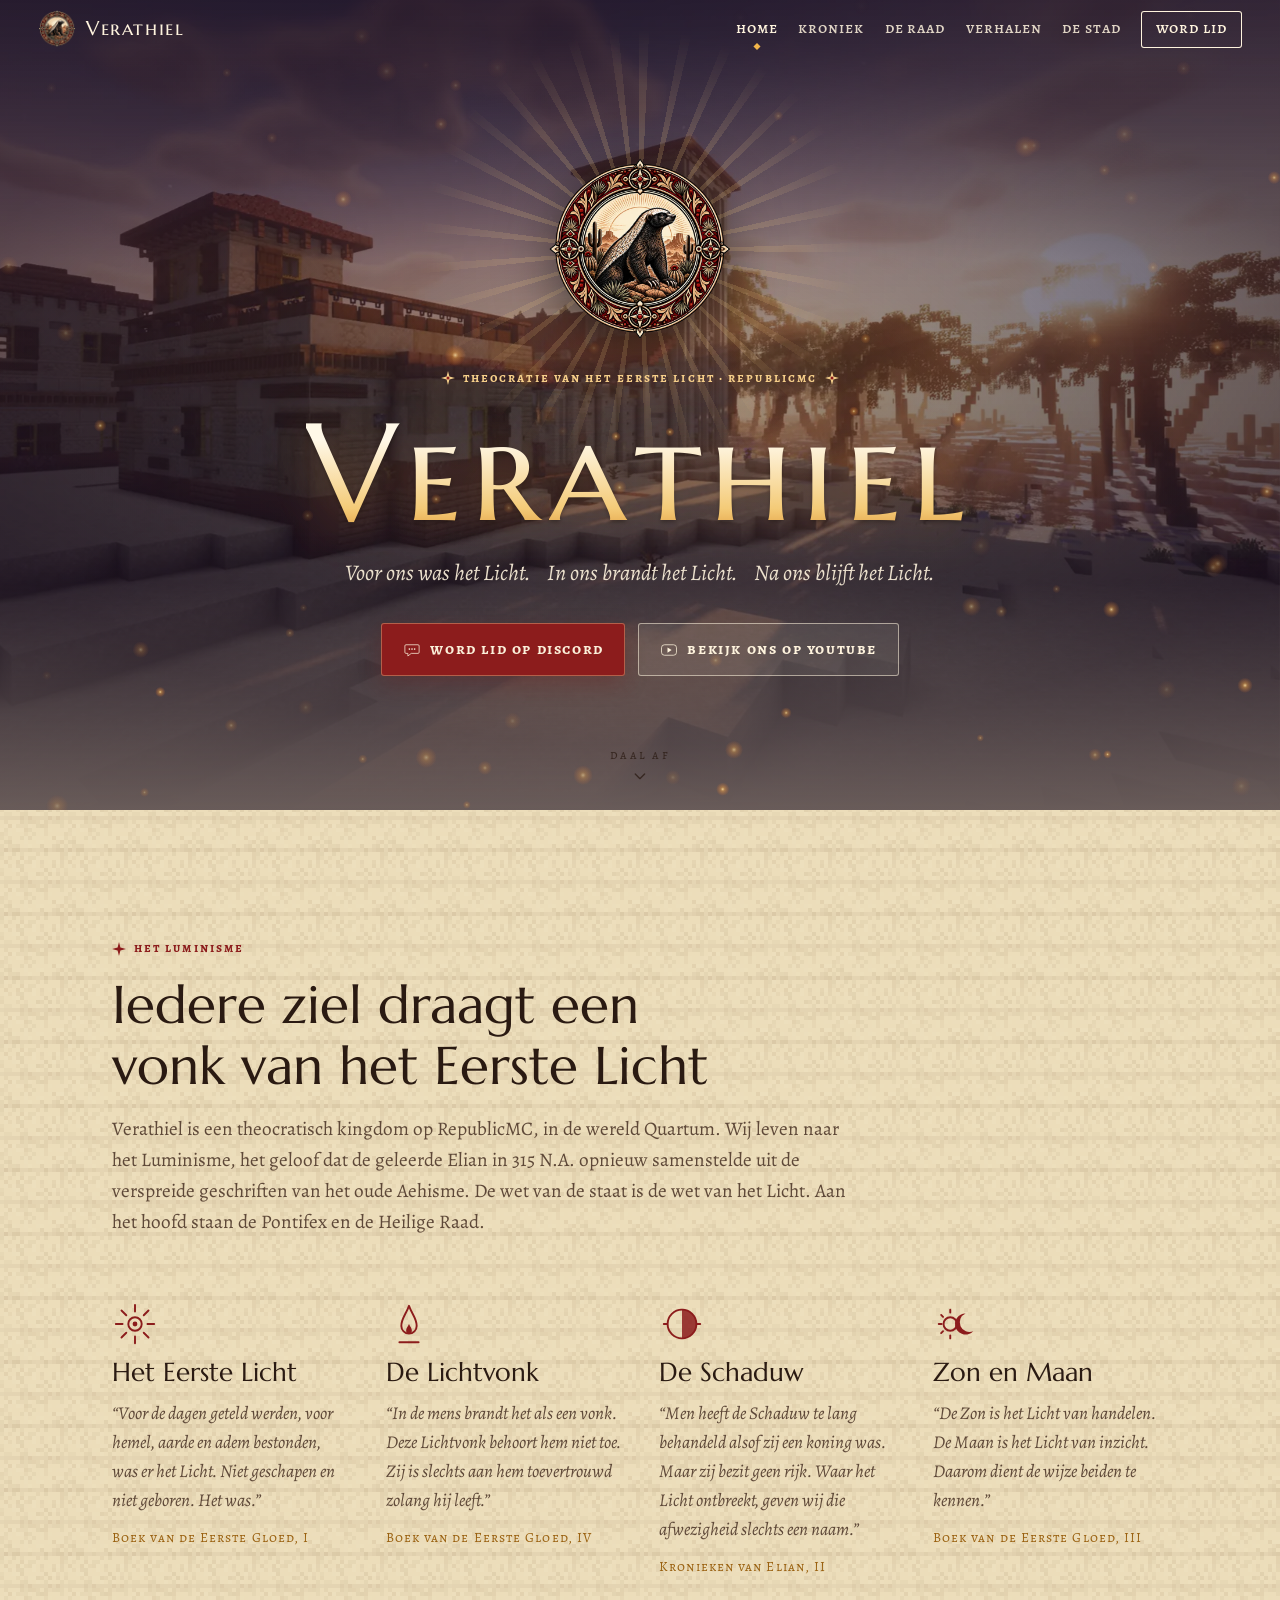
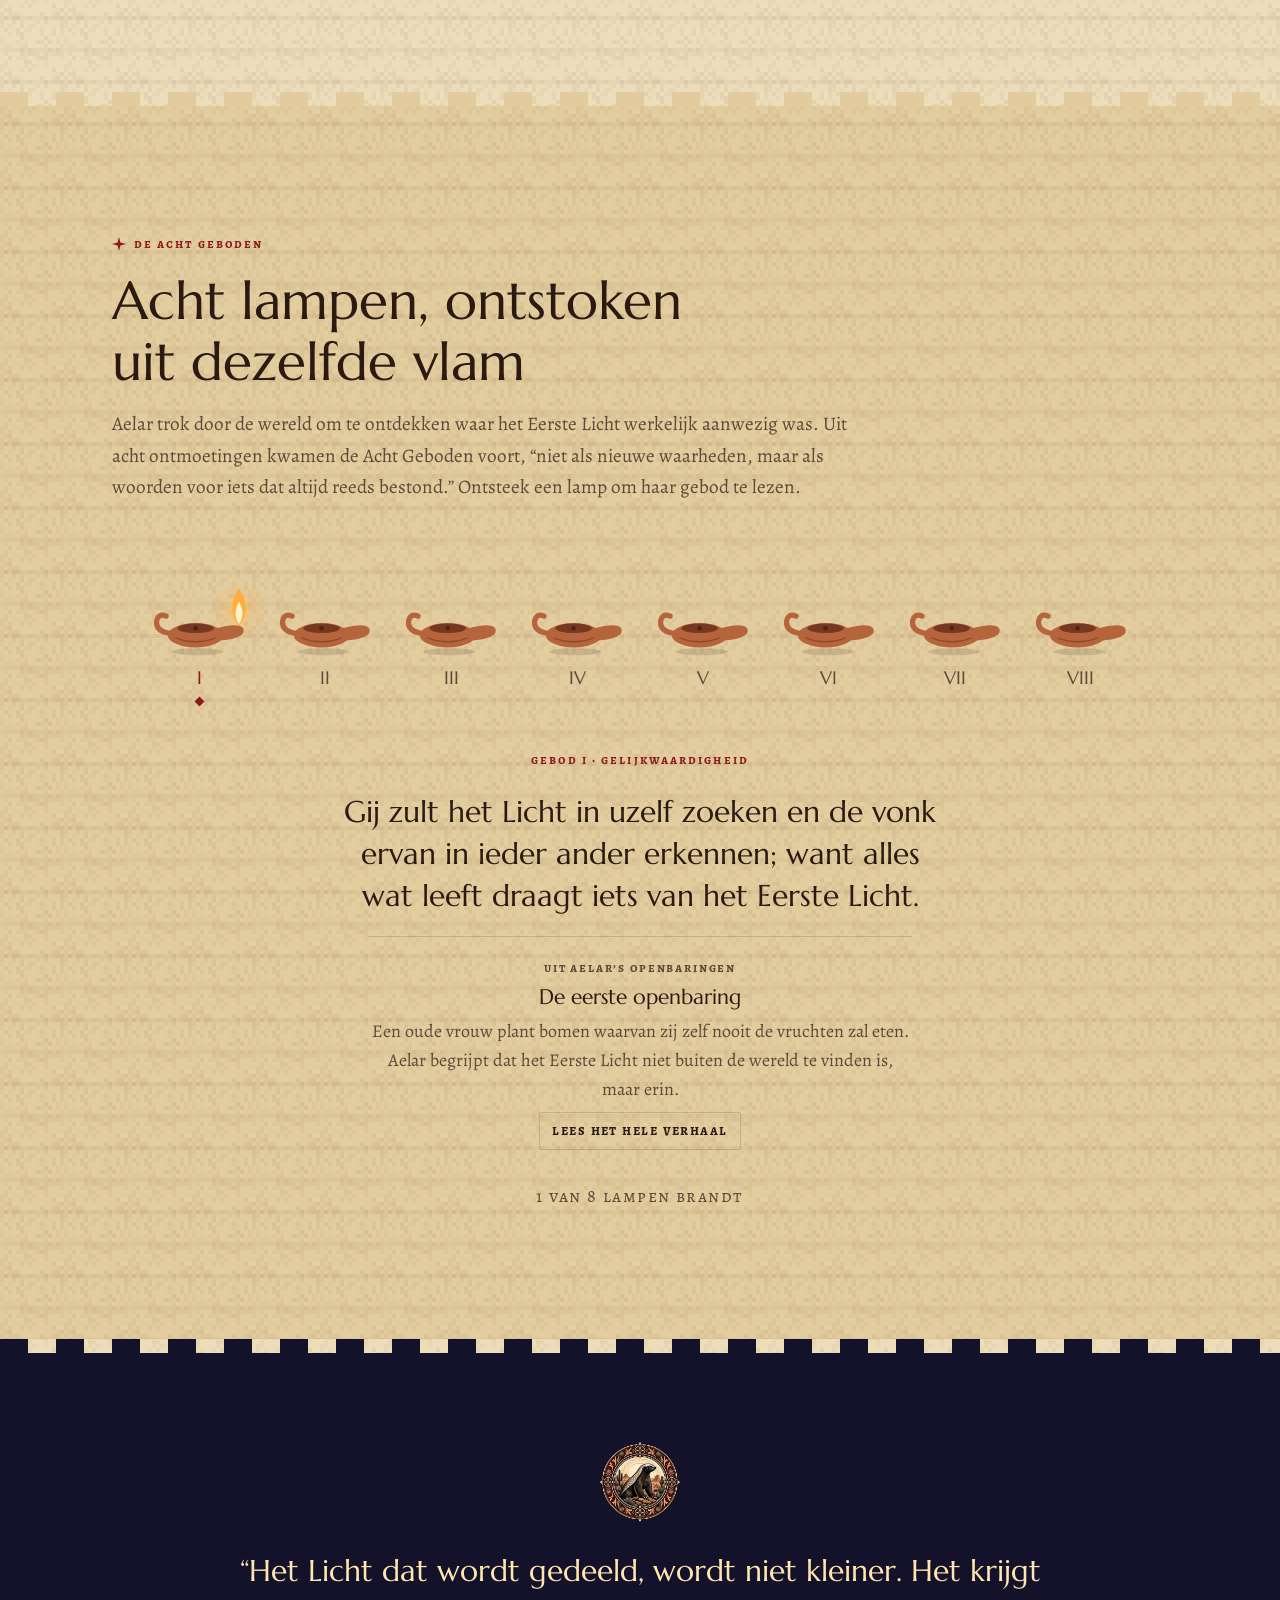
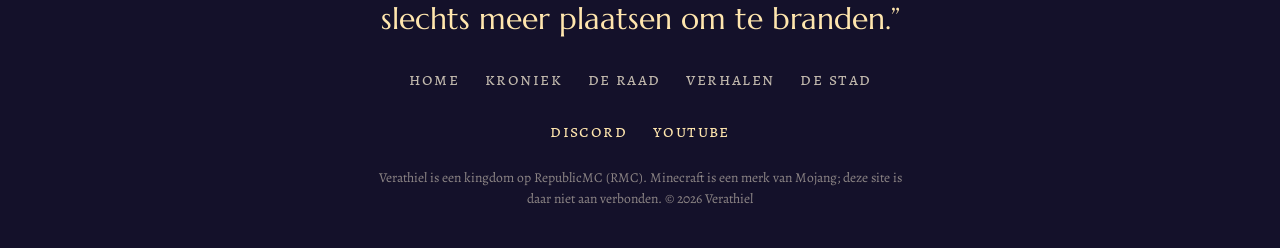
<file: index.html>
<!doctype html>
<html lang="nl">
  <head>
    <meta charset="UTF-8" />
    <meta name="viewport" content="width=device-width, initial-scale=1.0, viewport-fit=cover" />
    <title>Verathiel</title>
    <meta name="description" content="Verathiel, de theocratie van het Eerste Licht op RepublicMC." />
    <meta name="theme-color" content="#14112A" />

    <link rel="icon" type="image/png" href="./favicon.png" />
    <link rel="apple-touch-icon" href="./apple-touch-icon.png" />

    <link rel="preconnect" href="https://fonts.googleapis.com" />
    <link rel="preconnect" href="https://fonts.gstatic.com" crossorigin />
    <link
      rel="stylesheet"
      href="https://fonts.googleapis.com/css2?family=Alegreya:ital,wght@0,400;0,500;0,700;1,400;1,500&family=Alegreya+SC:wght@500;700&family=Marcellus&family=Marcellus+SC&display=swap"
    />

    <script type="module" crossorigin src="./assets/home-CsYpxfMi.js"></script>
    <link rel="modulepreload" crossorigin href="./assets/gedeeld-BFH4uaKk.js">
    <link rel="modulepreload" crossorigin href="./assets/romeins-BL9bOCjB.js">
    <link rel="stylesheet" crossorigin href="./assets/gedeeld-DC3o7x7U.css">
    <link rel="stylesheet" crossorigin href="./assets/home-Bdl-aS_T.css">
  </head>

  <body data-pagina="home">
    <!-- Navigatie: wordt opgebouwd door src/components/nav/nav.ts -->
    <header class="nav" id="nav"></header>

    <main>
      <!-- ============ STARTSCHERM ============ -->
      <section class="hero" id="begin">
        <img
          class="hero-beeld"
          id="heroBeeld"
          src="./assets/hero-klokkentoren-83IzbJp5.webp"
          alt="Verathiel bij zonsondergang: zandstenen huizen met rode daken, een klokkentoren en palmen in de woestijn"
          fetchpriority="high"
        />
        <div class="hero-waas"></div>
        <canvas class="hero-vonken" id="heroVonken" aria-hidden="true"></canvas>

        <div class="hero-inhoud">
          <div class="medaillon">
            <div class="stralen"></div>
            <img
              src="./assets/logo-CLmrbzZ5.webp"
              alt="Het wapen van Verathiel: een honingdas op een rots, voor de opkomende woestijnzon"
              width="186"
              height="186"
            />
          </div>

          <p class="eyebrow">
            <svg aria-hidden="true"><use href="iconen.svg#ster" /></svg>
            Theocratie van het Eerste Licht · RepublicMC
            <svg aria-hidden="true"><use href="iconen.svg#ster" /></svg>
          </p>

          <h1 aria-label="Verathiel">
            <span style="--i: 0" aria-hidden="true">V</span>
            <span style="--i: 1" aria-hidden="true">e</span>
            <span style="--i: 2" aria-hidden="true">r</span>
            <span style="--i: 3" aria-hidden="true">a</span>
            <span style="--i: 4" aria-hidden="true">t</span>
            <span style="--i: 5" aria-hidden="true">h</span>
            <span style="--i: 6" aria-hidden="true">i</span>
            <span style="--i: 7" aria-hidden="true">e</span>
            <span style="--i: 8" aria-hidden="true">l</span>
          </h1>

          <p class="hero-gebed">
            <span>Voor ons was het Licht.</span>
            <span>In ons brandt het Licht.</span>
            <span>Na ons blijft het Licht.</span>
          </p>

          <div class="knoppen">
            <a class="knop knop-primair" href="https://discord.gg/6MVmUydGcq" target="_blank" rel="noopener">
              <svg aria-hidden="true"><use href="iconen.svg#praat" /></svg>
              Word lid op Discord
            </a>
            <a class="knop knop-glas" href="https://www.youtube.com/@VerathielRMC" target="_blank" rel="noopener">
              <svg aria-hidden="true"><use href="iconen.svg#speel" /></svg>
              Bekijk ons op YouTube
            </a>
          </div>
        </div>

        <a class="daal" href="#licht">
          daal af
          <svg aria-hidden="true"><use href="iconen.svg#pijl-omlaag" /></svg>
        </a>
      </section>

      <!-- ============ HET LICHT ============ -->
      <section class="sectie" id="licht">
        <div class="binnen">
          <div class="kop">
            <p class="eyebrow">
              <svg aria-hidden="true"><use href="iconen.svg#ster" /></svg>
              Het Luminisme
            </p>
            <h2>Iedere ziel draagt een vonk van het Eerste Licht</h2>
            <p class="intro">
              Verathiel is een theocratisch kingdom op RepublicMC, in de wereld Quartum. Wij leven naar het
              Luminisme, het geloof dat de geleerde Elian in 315 N.A. opnieuw samenstelde uit de verspreide
              geschriften van het oude Aehisme. De wet van de staat is de wet van het Licht. Aan het hoofd staan
              de Pontifex en de Heilige Raad.
            </p>
          </div>

          <div class="pijlers">
            <article class="pijler">
              <svg class="pijler-icoon" aria-hidden="true"><use href="iconen.svg#eerste-licht" /></svg>
              <h3>Het Eerste Licht</h3>
              <blockquote>
                “Voor de dagen geteld werden, voor hemel, aarde en adem bestonden, was er het Licht. Niet
                geschapen en niet geboren. Het was.”
              </blockquote>
              <p class="bron">Boek van de Eerste Gloed, I</p>
            </article>

            <article class="pijler">
              <svg class="pijler-icoon" aria-hidden="true"><use href="iconen.svg#lichtvonk" /></svg>
              <h3>De Lichtvonk</h3>
              <blockquote>
                “In de mens brandt het als een vonk. Deze Lichtvonk behoort hem niet toe. Zij is slechts aan hem
                toevertrouwd zolang hij leeft.”
              </blockquote>
              <p class="bron">Boek van de Eerste Gloed, IV</p>
            </article>

            <article class="pijler">
              <svg class="pijler-icoon" aria-hidden="true"><use href="iconen.svg#schaduw" /></svg>
              <h3>De Schaduw</h3>
              <blockquote>
                “Men heeft de Schaduw te lang behandeld alsof zij een koning was. Maar zij bezit geen rijk. Waar het
                Licht ontbreekt, geven wij die afwezigheid slechts een naam.”
              </blockquote>
              <p class="bron">Kronieken van Elian, II</p>
            </article>

            <article class="pijler">
              <svg class="pijler-icoon" aria-hidden="true"><use href="iconen.svg#zon-en-maan" /></svg>
              <h3>Zon en Maan</h3>
              <blockquote>
                “De Zon is het Licht van handelen. De Maan is het Licht van inzicht. Daarom dient de wijze beiden
                te kennen.”
              </blockquote>
              <p class="bron">Boek van de Eerste Gloed, III</p>
            </article>
          </div>
        </div>
      </section>

      <!-- ============ DE ACHT GEBODEN ============ -->
      <section class="sectie sectie-alt" id="geboden">
        <div class="binnen">
          <div class="kop">
            <p class="eyebrow">
              <svg aria-hidden="true"><use href="iconen.svg#ster" /></svg>
              De Acht Geboden
            </p>
            <h2>Acht lampen, ontstoken uit dezelfde vlam</h2>
            <p class="intro">
              Aelar trok door de wereld om te ontdekken waar het Eerste Licht werkelijk aanwezig was. Uit acht
              ontmoetingen kwamen de Acht Geboden voort, “niet als nieuwe waarheden, maar als woorden voor iets dat
              altijd reeds bestond.” Ontsteek een lamp om haar gebod te lezen.
            </p>
          </div>

          <!-- De lampen worden door src/components/geboden/geboden.ts gemaakt -->
          <div class="lampen" id="lampen" role="tablist" aria-label="De acht geboden"></div>

          <article class="gebod" id="gebod" role="tabpanel" aria-live="polite">
            <p class="gebod-nr" id="gebodNr">Gebod I · Gelijkwaardigheid</p>
            <blockquote class="gebod-tekst" id="gebodTekst">
              Gij zult het Licht in uzelf zoeken en de vonk ervan in ieder ander erkennen; want alles wat leeft draagt
              iets van het Eerste Licht.
            </blockquote>
            <div class="gebod-verhaal">
              <p class="label">Uit Aelar’s Openbaringen</p>
              <h3 id="gebodVerhaal">De eerste openbaring</h3>
              <p id="gebodKern">
                Een oude vrouw plant bomen waarvan zij zelf nooit de vruchten zal eten. Aelar begrijpt dat het Eerste
                Licht niet buiten de wereld te vinden is, maar erin.
              </p>
              <a class="knop knop-lijn knop-klein" id="gebodLees" href="verhalen.html#boek-2-deel-2">
                lees het hele verhaal
              </a>
            </div>
          </article>

          <div class="lampen-voet">
            <span id="lampenTeller">1 van 8 lampen brandt</span>
            <button class="knop knop-lijn knop-klein" type="button" id="doof" hidden>doof de lampen</button>
          </div>

          <div class="alle-lampen kader" id="alleLampen" hidden>
            <p class="label">De terugkeer van Aelar</p>
            <p>
              Waar gij Licht vindt, versterk het.<br />
              Waar gij Licht draagt, deel het.<br />
              Waar gij Schaduw vindt, ontsteek een vlam.
            </p>
          </div>
        </div>
      </section>
    </main>

    <!-- Voettekst: wordt opgebouwd door src/components/voet/voet.ts -->
    <footer class="voet" id="voet"></footer>
  </body>
</html>
</file>
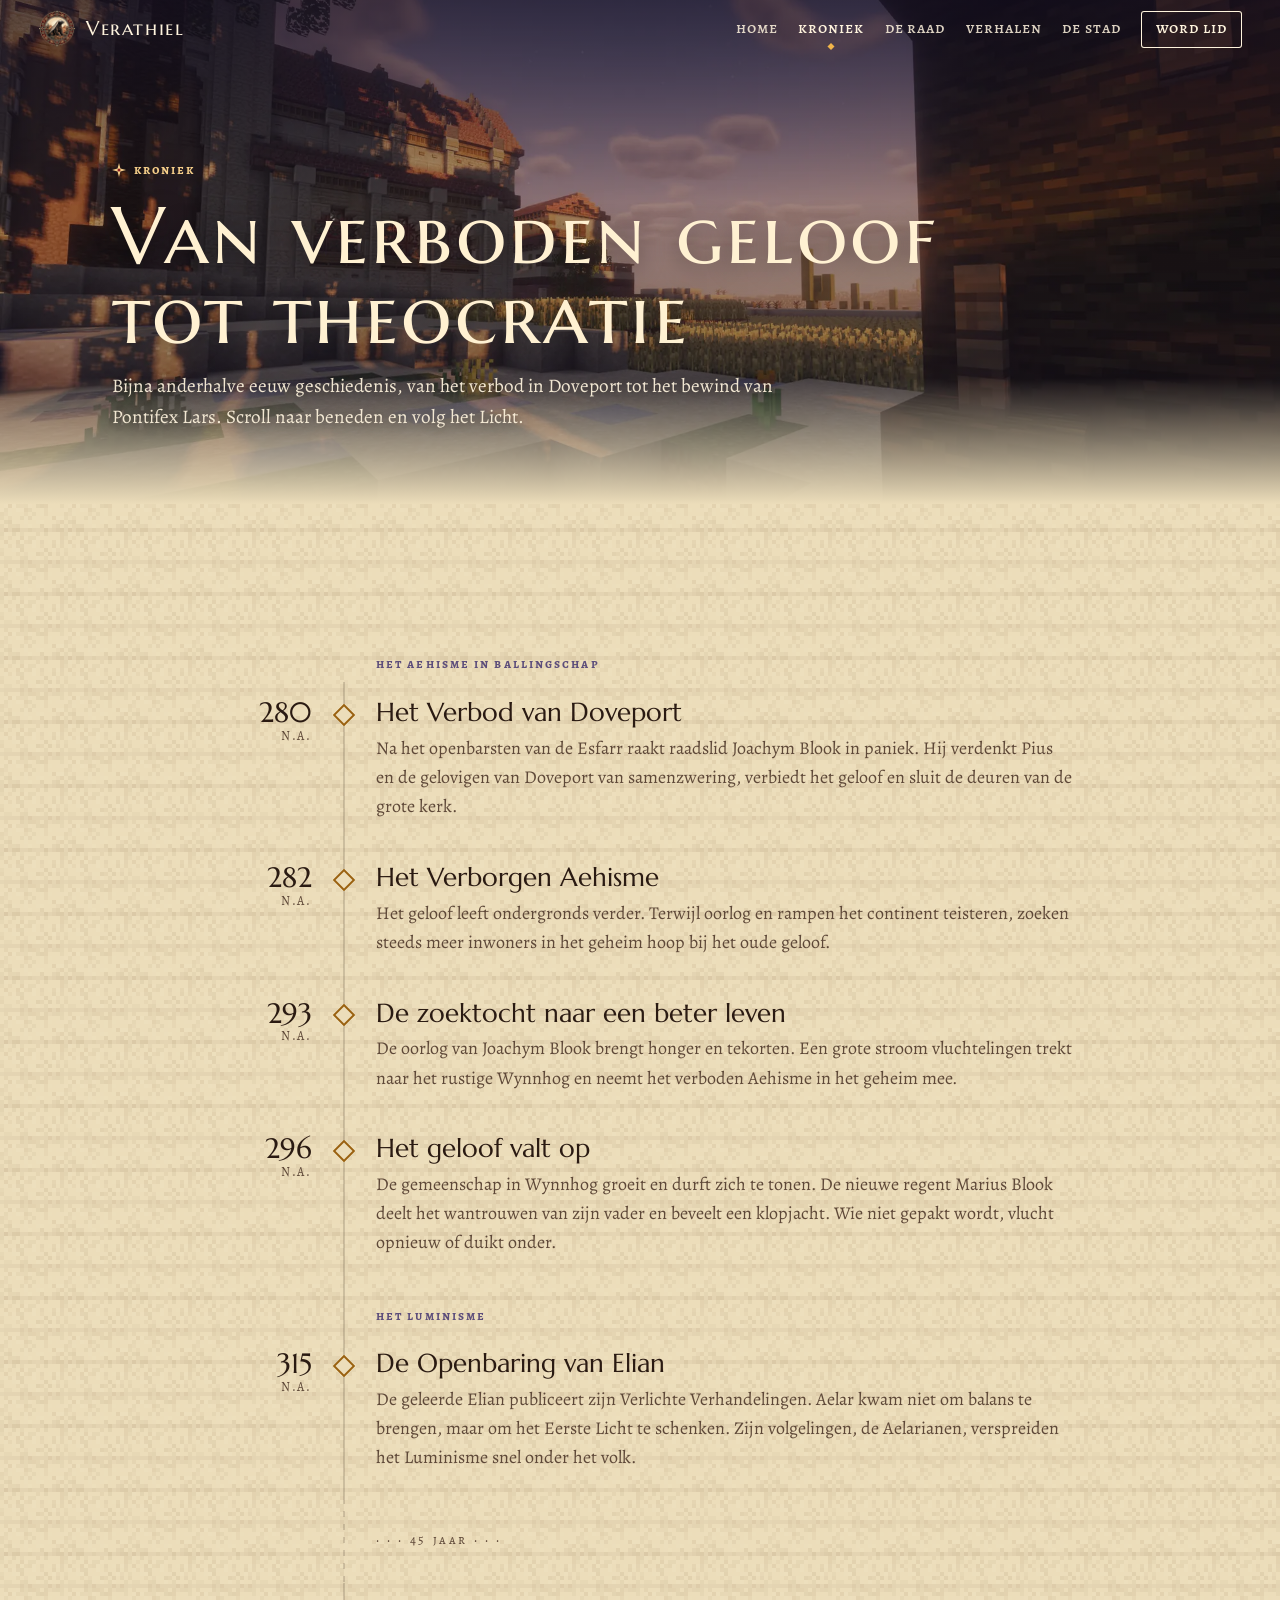
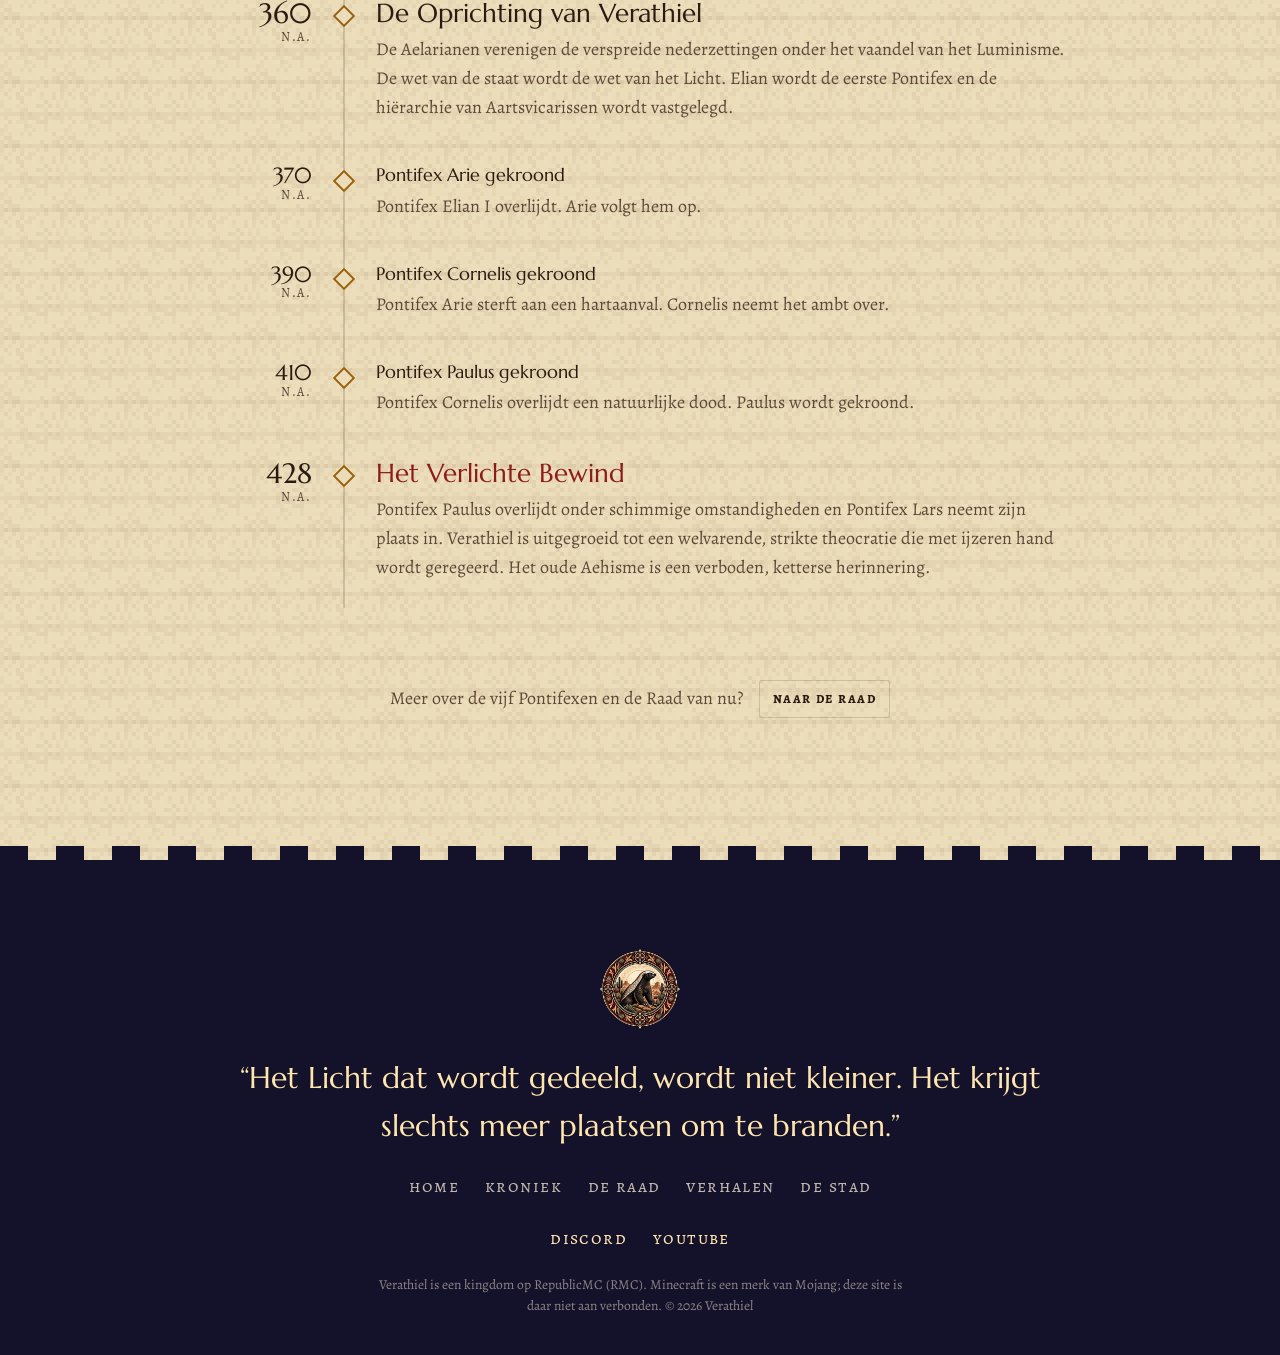
<file: kroniek.html>
<!doctype html>
<html lang="nl">
  <head>
    <meta charset="UTF-8" />
    <meta name="viewport" content="width=device-width, initial-scale=1.0, viewport-fit=cover" />
    <title>Kroniek · Verathiel</title>
    <meta name="description" content="De geschiedenis van Verathiel: van het verbod in Doveport tot het bewind van Pontifex Lars." />
    <meta name="theme-color" content="#14112A" />

    <link rel="icon" type="image/png" href="./favicon.png" />
    <link rel="apple-touch-icon" href="./apple-touch-icon.png" />

    <link rel="preconnect" href="https://fonts.googleapis.com" />
    <link rel="preconnect" href="https://fonts.gstatic.com" crossorigin />
    <link
      rel="stylesheet"
      href="https://fonts.googleapis.com/css2?family=Alegreya:ital,wght@0,400;0,500;0,700;1,400;1,500&family=Alegreya+SC:wght@500;700&family=Marcellus&family=Marcellus+SC&display=swap"
    />

    <script type="module" crossorigin src="./assets/kroniek-DgfN1xiN.js"></script>
    <link rel="modulepreload" crossorigin href="./assets/gedeeld-BFH4uaKk.js">
    <link rel="stylesheet" crossorigin href="./assets/gedeeld-DC3o7x7U.css">
    <link rel="stylesheet" crossorigin href="./assets/kroniek-DfADhFYu.css">
    <link rel="stylesheet" crossorigin href="./assets/pagina-kop-BnZRckX0.css">
  </head>

  <body data-pagina="kroniek">
    <!-- Navigatie: wordt opgebouwd door src/components/nav/nav.ts -->
    <header class="nav" id="nav"></header>

    <main>
      <!-- ============ PAGINAKOP ============ -->
      <section class="pagina-kop">
        <img class="pagina-kop-beeld" src="./assets/korenveld-Bxg9EKHJ.webp" alt="" />
        <div class="binnen">
          <p class="eyebrow">
            <svg aria-hidden="true"><use href="iconen.svg#ster" /></svg>
            Kroniek
          </p>
          <h1>Van verboden geloof tot theocratie</h1>
          <p>
            Bijna anderhalve eeuw geschiedenis, van het verbod in Doveport tot het bewind van Pontifex Lars. Scroll naar beneden en volg het Licht.
          </p>
        </div>
      </section>

      <!-- ============ TIJDLIJN ============ -->
      <section class="sectie" id="tijdlijn-sectie">
        <div class="binnen">
          <div class="tijdlijn" id="tijdlijn">
            <div class="tijdperk"><span>Het Aehisme in ballingschap</span></div>
            <div class="moment">
              <p class="jaar">
                280
                <small>N.A.</small>
              </p>
              <span class="punt" aria-hidden="true"></span>
              <div class="moment-inhoud">
                <h3>Het Verbod van Doveport</h3>
                <p>
                  Na het openbarsten van de Esfarr raakt raadslid Joachym Blook in paniek. Hij verdenkt Pius
                  en de gelovigen van Doveport van samenzwering, verbiedt het geloof en sluit de deuren van de
                  grote kerk.
                </p>
              </div>
            </div>
            <div class="moment">
              <p class="jaar">
                282
                <small>N.A.</small>
              </p>
              <span class="punt" aria-hidden="true"></span>
              <div class="moment-inhoud">
                <h3>Het Verborgen Aehisme</h3>
                <p>
                  Het geloof leeft ondergronds verder. Terwijl oorlog en rampen het continent teisteren,
                  zoeken steeds meer inwoners in het geheim hoop bij het oude geloof.
                </p>
              </div>
            </div>
            <div class="moment">
              <p class="jaar">
                293
                <small>N.A.</small>
              </p>
              <span class="punt" aria-hidden="true"></span>
              <div class="moment-inhoud">
                <h3>De zoektocht naar een beter leven</h3>
                <p>
                  De oorlog van Joachym Blook brengt honger en tekorten. Een grote stroom vluchtelingen trekt
                  naar het rustige Wynnhog en neemt het verboden Aehisme in het geheim mee.
                </p>
              </div>
            </div>
            <div class="moment">
              <p class="jaar">
                296
                <small>N.A.</small>
              </p>
              <span class="punt" aria-hidden="true"></span>
              <div class="moment-inhoud">
                <h3>Het geloof valt op</h3>
                <p>
                  De gemeenschap in Wynnhog groeit en durft zich te tonen. De nieuwe regent Marius Blook deelt
                  het wantrouwen van zijn vader en beveelt een klopjacht. Wie niet gepakt wordt, vlucht
                  opnieuw of duikt onder.
                </p>
              </div>
            </div>
            <div class="tijdperk lijn"><span>Het Luminisme</span></div>
            <div class="moment">
              <p class="jaar">
                315
                <small>N.A.</small>
              </p>
              <span class="punt" aria-hidden="true"></span>
              <div class="moment-inhoud">
                <h3>De Openbaring van Elian</h3>
                <p>
                  De geleerde Elian publiceert zijn Verlichte Verhandelingen. Aelar kwam niet om balans te
                  brengen, maar om het Eerste Licht te schenken. Zijn volgelingen, de Aelarianen, verspreiden
                  het Luminisme snel onder het volk.
                </p>
              </div>
            </div>
            <div class="moment kloof" aria-hidden="true">
              <span class="kloof-tekst">· · · 45 jaar · · ·</span>
            </div>
            <div class="moment">
              <p class="jaar">
                360
                <small>N.A.</small>
              </p>
              <span class="punt" aria-hidden="true"></span>
              <div class="moment-inhoud">
                <h3>De Oprichting van Verathiel</h3>
                <p>
                  De Aelarianen verenigen de verspreide nederzettingen onder het vaandel van het Luminisme. De
                  wet van de staat wordt de wet van het Licht. Elian wordt de eerste Pontifex en de hiërarchie
                  van Aartsvicarissen wordt vastgelegd.
                </p>
              </div>
            </div>
            <div class="moment klein">
              <p class="jaar">
                370
                <small>N.A.</small>
              </p>
              <span class="punt" aria-hidden="true"></span>
              <div class="moment-inhoud">
                <h3>Pontifex Arie gekroond</h3>
                <p>Pontifex Elian I overlijdt. Arie volgt hem op.</p>
              </div>
            </div>
            <div class="moment klein">
              <p class="jaar">
                390
                <small>N.A.</small>
              </p>
              <span class="punt" aria-hidden="true"></span>
              <div class="moment-inhoud">
                <h3>Pontifex Cornelis gekroond</h3>
                <p>Pontifex Arie sterft aan een hartaanval. Cornelis neemt het ambt over.</p>
              </div>
            </div>
            <div class="moment klein">
              <p class="jaar">
                410
                <small>N.A.</small>
              </p>
              <span class="punt" aria-hidden="true"></span>
              <div class="moment-inhoud">
                <h3>Pontifex Paulus gekroond</h3>
                <p>Pontifex Cornelis overlijdt een natuurlijke dood. Paulus wordt gekroond.</p>
              </div>
            </div>
            <div class="moment nu">
              <p class="jaar">
                428
                <small>N.A.</small>
              </p>
              <span class="punt" aria-hidden="true"></span>
              <div class="moment-inhoud">
                <h3>Het Verlichte Bewind</h3>
                <p>
                  Pontifex Paulus overlijdt onder schimmige omstandigheden en Pontifex Lars neemt zijn plaats
                  in. Verathiel is uitgegroeid tot een welvarende, strikte theocratie die met ijzeren hand
                  wordt geregeerd. Het oude Aehisme is een verboden, ketterse herinnering.
                </p>
              </div>
            </div>
          </div>

          <div class="kroniek-verder">
            <span>Meer over de vijf Pontifexen en de Raad van nu?</span>
            <a class="knop knop-lijn knop-klein" href="raad.html">naar De Raad</a>
          </div>
        </div>
      </section>
    </main>

    <!-- Voettekst: wordt opgebouwd door src/components/voet/voet.ts -->
    <footer class="voet" id="voet"></footer>
  </body>
</html>
</file>
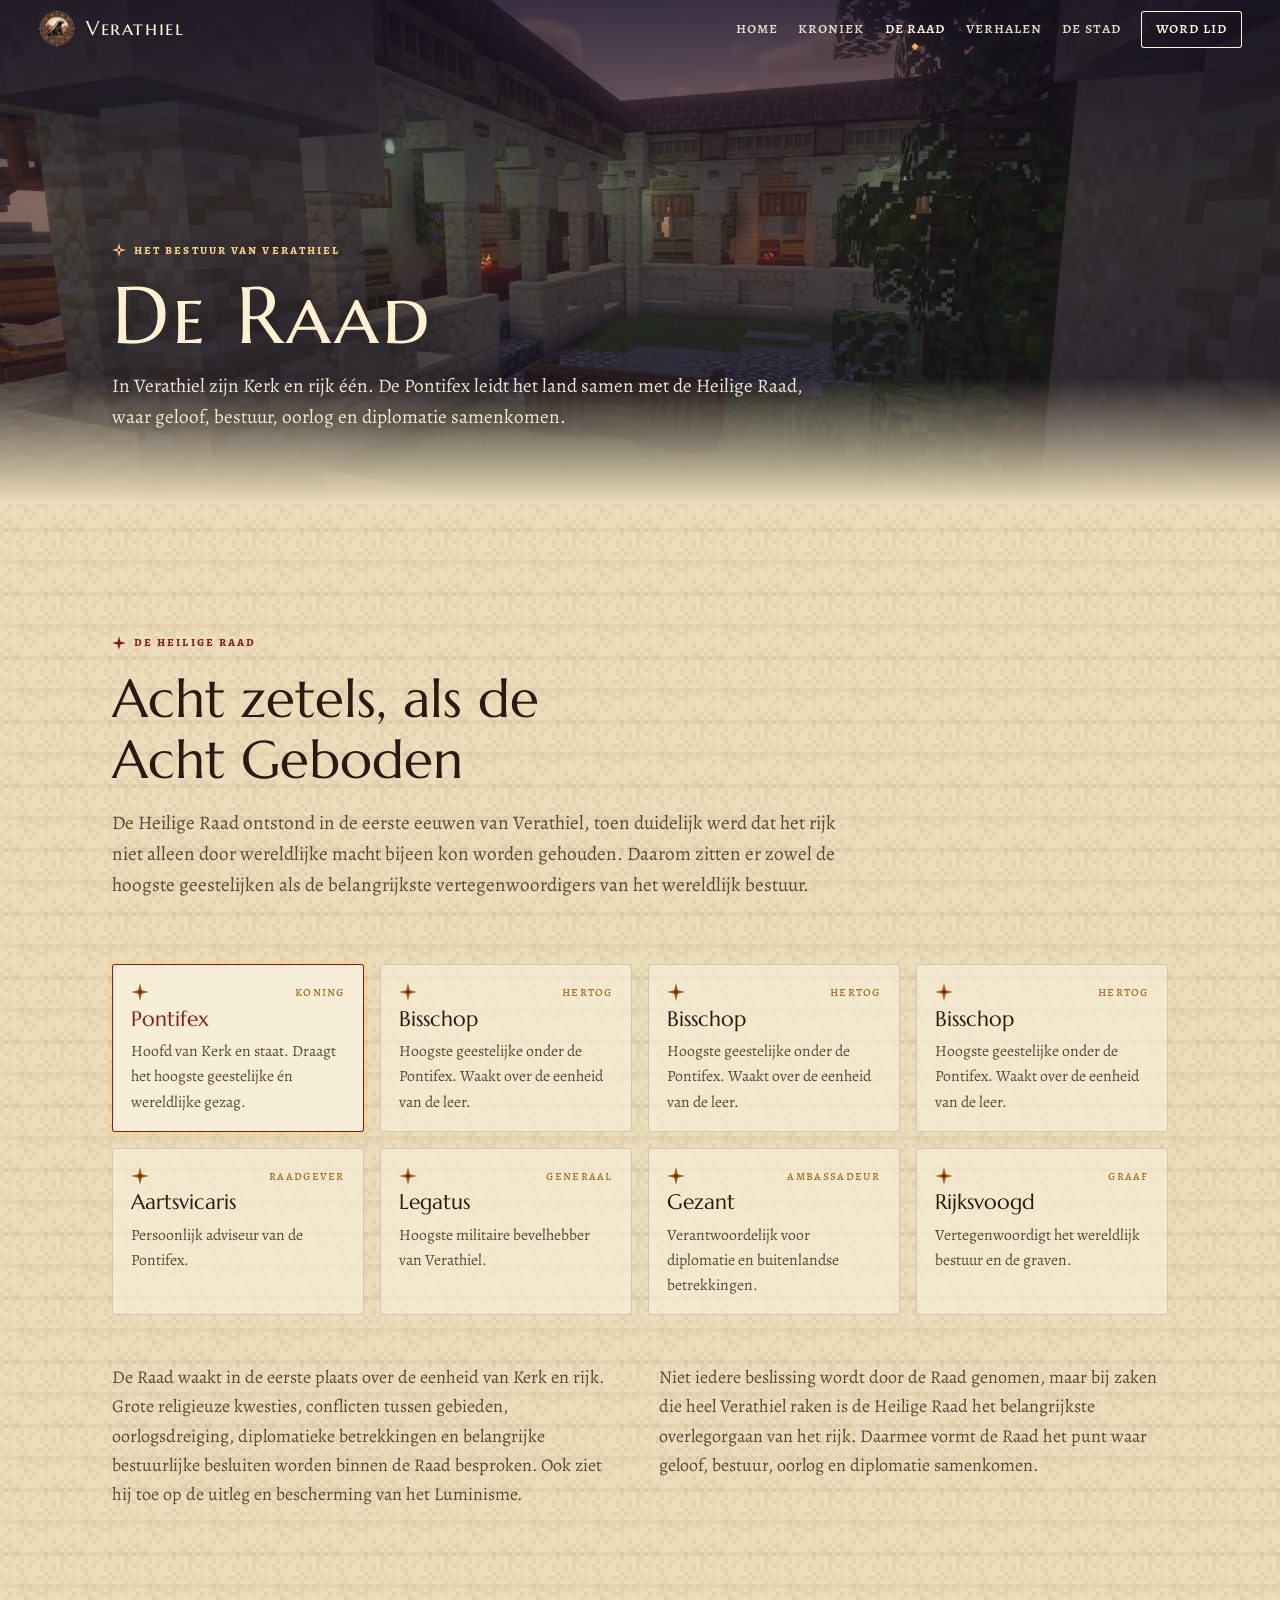
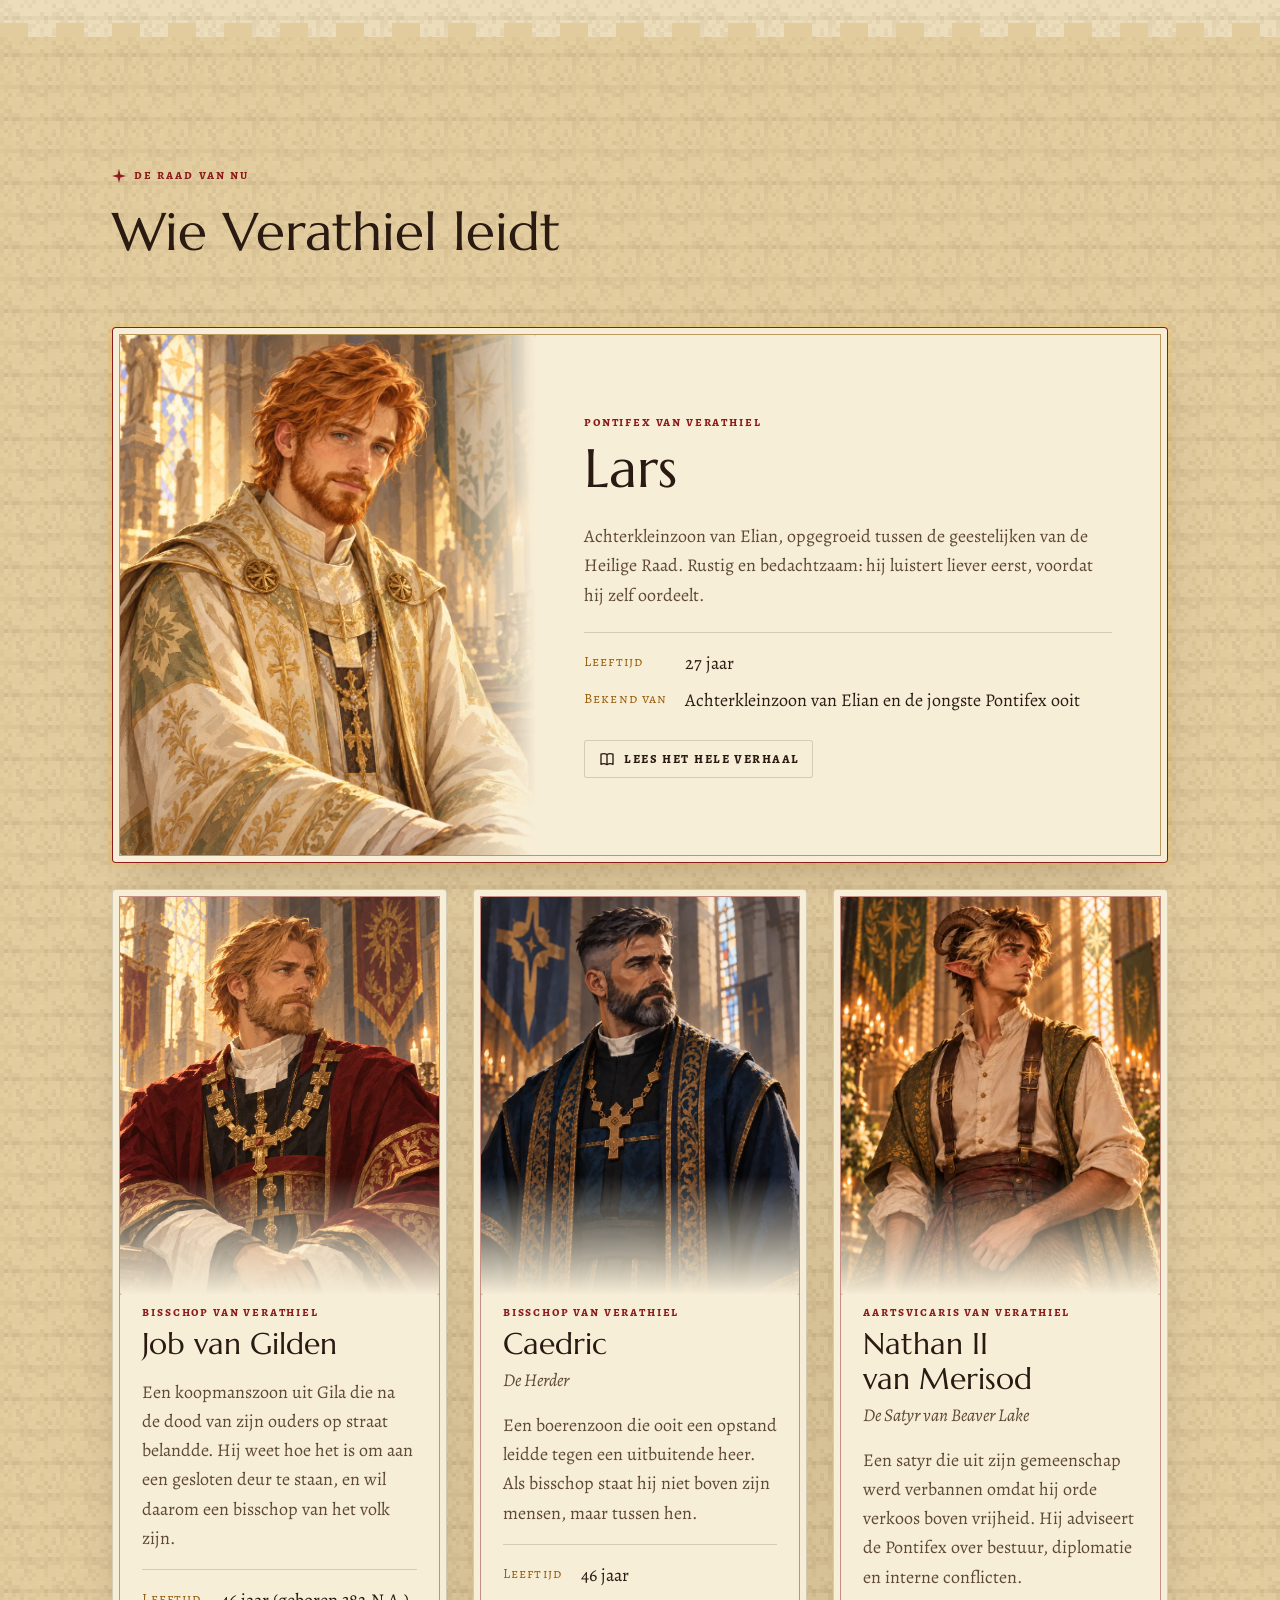
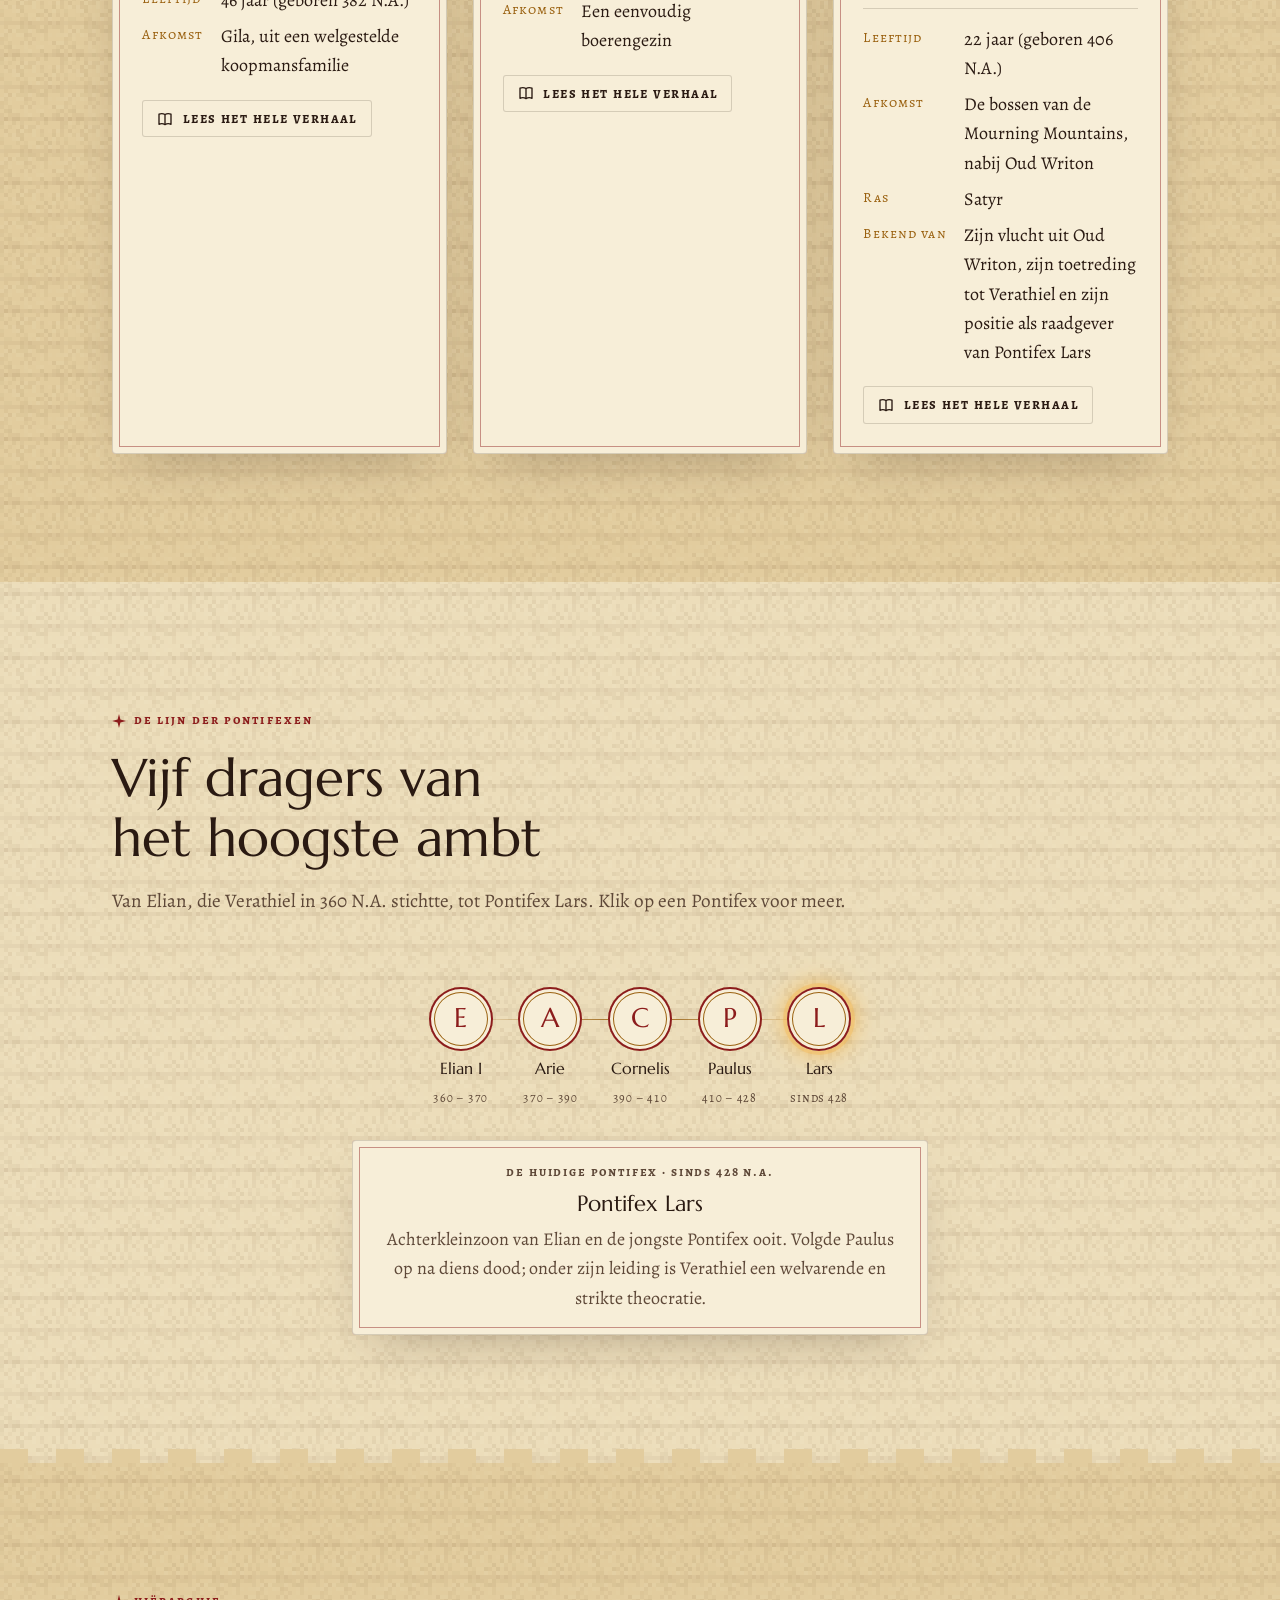
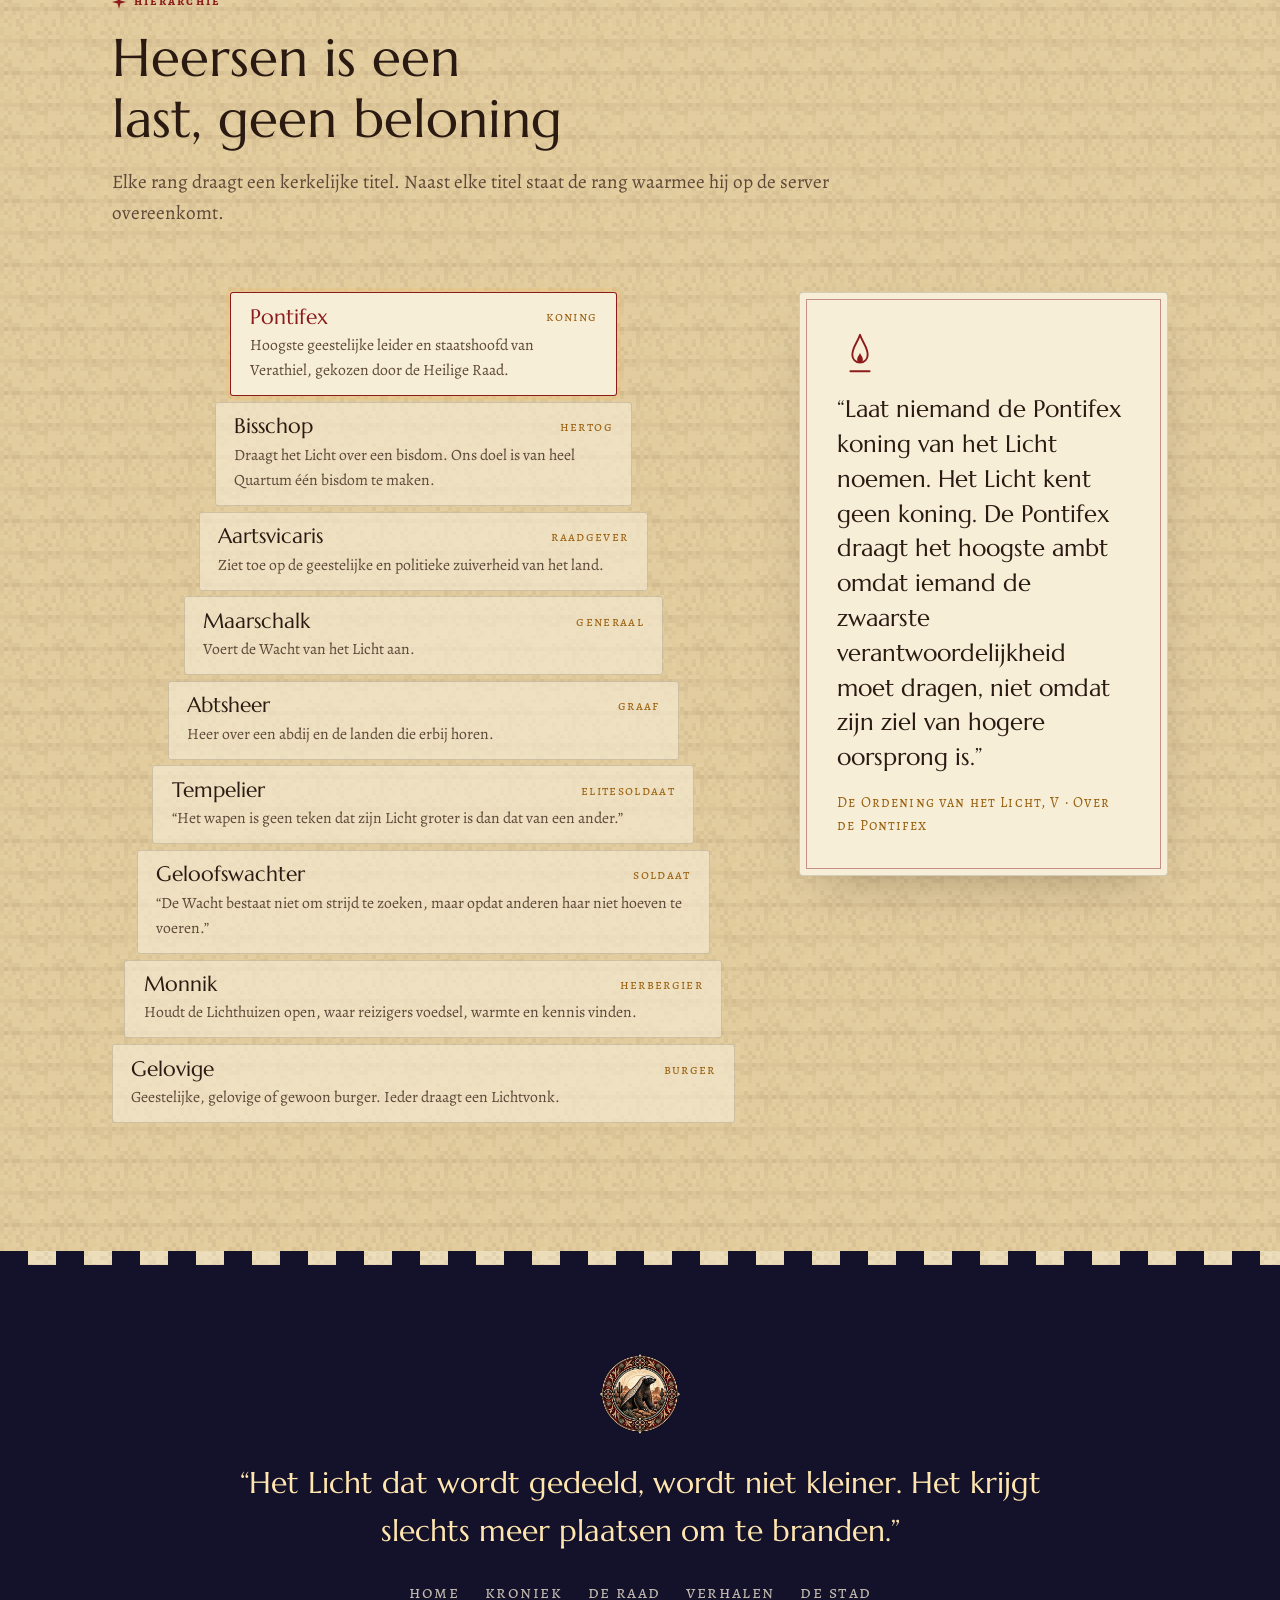
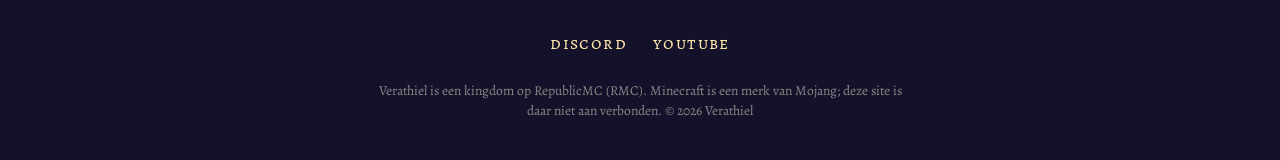
<file: raad.html>
<!doctype html>
<html lang="nl">
  <head>
    <meta charset="UTF-8" />
    <meta name="viewport" content="width=device-width, initial-scale=1.0, viewport-fit=cover" />
    <title>De Raad · Verathiel</title>
    <meta name="description" content="De Heilige Raad van Verathiel: wie het kingdom leidt, de lijn der Pontifexen en de hiërarchie." />
    <meta name="theme-color" content="#14112A" />

    <link rel="icon" type="image/png" href="./favicon.png" />
    <link rel="apple-touch-icon" href="./apple-touch-icon.png" />

    <link rel="preconnect" href="https://fonts.googleapis.com" />
    <link rel="preconnect" href="https://fonts.gstatic.com" crossorigin />
    <link
      rel="stylesheet"
      href="https://fonts.googleapis.com/css2?family=Alegreya:ital,wght@0,400;0,500;0,700;1,400;1,500&family=Alegreya+SC:wght@500;700&family=Marcellus&family=Marcellus+SC&display=swap"
    />

    <script type="module" crossorigin src="./assets/raad-8u9l1lca.js"></script>
    <link rel="modulepreload" crossorigin href="./assets/gedeeld-BFH4uaKk.js">
    <link rel="stylesheet" crossorigin href="./assets/gedeeld-DC3o7x7U.css">
    <link rel="stylesheet" crossorigin href="./assets/raad-CfoANfmD.css">
    <link rel="stylesheet" crossorigin href="./assets/pagina-kop-BnZRckX0.css">
  </head>

  <body data-pagina="raad">
    <!-- Navigatie: wordt opgebouwd door src/components/nav/nav.ts -->
    <header class="nav" id="nav"></header>

    <main>
      <!-- ============ PAGINAKOP ============ -->
      <section class="pagina-kop">
        <img class="pagina-kop-beeld" src="./assets/kop-binnenhof-CUzxbx09.webp" alt="" />
        <div class="binnen">
          <p class="eyebrow">
            <svg aria-hidden="true"><use href="iconen.svg#ster" /></svg>
            Het bestuur van Verathiel
          </p>
          <h1>De Raad</h1>
          <p>
            In Verathiel zijn Kerk en rijk één. De Pontifex leidt het land samen met de Heilige Raad, waar geloof,
            bestuur, oorlog en diplomatie samenkomen.
          </p>
        </div>
      </section>

      <!-- ============ DE HEILIGE RAAD ============ -->
      <section class="sectie" id="heilige-raad">
        <div class="binnen">
          <div class="kop">
            <p class="eyebrow">
              <svg aria-hidden="true"><use href="iconen.svg#ster" /></svg>
              De Heilige Raad
            </p>
            <h2>Acht zetels, als de Acht Geboden</h2>
            <p class="intro">
              De Heilige Raad ontstond in de eerste eeuwen van Verathiel, toen duidelijk werd dat het rijk niet
              alleen door wereldlijke macht bijeen kon worden gehouden. Daarom zitten er zowel de hoogste
              geestelijken als de belangrijkste vertegenwoordigers van het wereldlijk bestuur.
            </p>
          </div>

          <ul class="zetels">
            <li class="zetel hoofd">
              <svg class="zetel-ster" aria-hidden="true"><use href="iconen.svg#ster" /></svg>
              <h3>Pontifex</h3>
              <p>Hoofd van Kerk en staat. Draagt het hoogste geestelijke én wereldlijke gezag.</p>
              <span class="gelijk">koning</span>
            </li>
            <li class="zetel">
              <svg class="zetel-ster" aria-hidden="true"><use href="iconen.svg#ster" /></svg>
              <h3>Bisschop</h3>
              <p>Hoogste geestelijke onder de Pontifex. Waakt over de eenheid van de leer.</p>
              <span class="gelijk">hertog</span>
            </li>
            <li class="zetel">
              <svg class="zetel-ster" aria-hidden="true"><use href="iconen.svg#ster" /></svg>
              <h3>Bisschop</h3>
              <p>Hoogste geestelijke onder de Pontifex. Waakt over de eenheid van de leer.</p>
              <span class="gelijk">hertog</span>
            </li>
            <li class="zetel">
              <svg class="zetel-ster" aria-hidden="true"><use href="iconen.svg#ster" /></svg>
              <h3>Bisschop</h3>
              <p>Hoogste geestelijke onder de Pontifex. Waakt over de eenheid van de leer.</p>
              <span class="gelijk">hertog</span>
            </li>
            <li class="zetel">
              <svg class="zetel-ster" aria-hidden="true"><use href="iconen.svg#ster" /></svg>
              <h3>Aartsvicaris</h3>
              <p>Persoonlijk adviseur van de Pontifex.</p>
              <span class="gelijk">raadgever</span>
            </li>
            <li class="zetel">
              <svg class="zetel-ster" aria-hidden="true"><use href="iconen.svg#ster" /></svg>
              <h3>Legatus</h3>
              <p>Hoogste militaire bevelhebber van Verathiel.</p>
              <span class="gelijk">generaal</span>
            </li>
            <li class="zetel">
              <svg class="zetel-ster" aria-hidden="true"><use href="iconen.svg#ster" /></svg>
              <h3>Gezant</h3>
              <p>Verantwoordelijk voor diplomatie en buitenlandse betrekkingen.</p>
              <span class="gelijk">ambassadeur</span>
            </li>
            <li class="zetel">
              <svg class="zetel-ster" aria-hidden="true"><use href="iconen.svg#ster" /></svg>
              <h3>Rijksvoogd</h3>
              <p>Vertegenwoordigt het wereldlijk bestuur en de graven.</p>
              <span class="gelijk">graaf</span>
            </li>
          </ul>

          <div class="raad-uitleg">
            <p>
              De Raad waakt in de eerste plaats over de eenheid van Kerk en rijk. Grote religieuze kwesties,
              conflicten tussen gebieden, oorlogsdreiging, diplomatieke betrekkingen en belangrijke bestuurlijke
              besluiten worden binnen de Raad besproken. Ook ziet hij toe op de uitleg en bescherming van het
              Luminisme.
            </p>
            <p>
              Niet iedere beslissing wordt door de Raad genomen, maar bij zaken die heel Verathiel raken is de
              Heilige Raad het belangrijkste overlegorgaan van het rijk. Daarmee vormt de Raad het punt waar geloof,
              bestuur, oorlog en diplomatie samenkomen.
            </p>
          </div>
        </div>
      </section>

      <!-- ============ DE LEDEN ============ -->
      <section class="sectie sectie-alt" id="leden-sectie">
        <div class="binnen">
          <div class="kop">
            <p class="eyebrow">
              <svg aria-hidden="true"><use href="iconen.svg#ster" /></svg>
              De Raad van nu
            </p>
            <h2>Wie Verathiel leidt</h2>
          </div>

          <!-- De kaarten worden gemaakt door src/components/raad/raad.ts uit src/data/raad.json -->
          <div class="leden" id="leden"></div>
        </div>
      </section>

      <!-- Venster met het volledige verhaal van een lid (gevuld door raad.ts) -->
      <dialog class="karakter" id="karakter" aria-labelledby="karakterNaam">
        <button class="karakter-sluit" type="button" id="karakterSluit" aria-label="Sluiten">
          <svg aria-hidden="true"><use href="iconen.svg#kruis" /></svg>
        </button>
        <figure class="karakter-portret"><img id="karakterFoto" alt="" /></figure>
        <div class="karakter-tekst">
          <p class="lid-titel" id="karakterTitel"></p>
          <h2 id="karakterNaam"></h2>
          <p class="lid-bijnaam" id="karakterBijnaam"></p>
          <dl class="lid-feiten" id="karakterFeiten"></dl>
          <div class="karakter-verhaal" id="karakterVerhaal"></div>
        </div>
      </dialog>

      <!-- ============ LIJN DER PONTIFEXEN ============ -->
      <section class="sectie" id="pontifexen">
        <div class="binnen">
          <div class="kop">
            <p class="eyebrow">
              <svg aria-hidden="true"><use href="iconen.svg#ster" /></svg>
              De lijn der Pontifexen
            </p>
            <h2>Vijf dragers van het hoogste ambt</h2>
            <p class="intro">
              Van Elian, die Verathiel in 360 N.A. stichtte, tot Pontifex Lars. Klik op een Pontifex voor meer.
            </p>
          </div>

          <div class="pontifexen">
            <div class="pontifex-rij" id="pontifexRij" role="tablist" aria-label="Pontifexen van Verathiel"></div>
            <div class="pf-detail kader" id="pfDetail" role="tabpanel" aria-live="polite"></div>
          </div>
        </div>
      </section>

      <!-- ============ HIËRARCHIE ============ -->
      <section class="sectie sectie-alt" id="rangen">
        <div class="binnen">
          <div class="kop">
            <p class="eyebrow">
              <svg aria-hidden="true"><use href="iconen.svg#ster" /></svg>
              Hiërarchie
            </p>
            <h2>Heersen is een last, geen beloning</h2>
            <p class="intro">
              Elke rang draagt een kerkelijke titel. Naast elke titel staat de rang waarmee hij op de server
              overeenkomt.
            </p>
          </div>

          <div class="rangen-wrap">
            <ol class="rangen">
              <li class="rang top">
                <h3>Pontifex</h3>
                <span class="gelijk">koning</span>
                <p>Hoogste geestelijke leider en staatshoofd van Verathiel, gekozen door de Heilige Raad.</p>
              </li>
              <li class="rang">
                <h3>Bisschop</h3>
                <span class="gelijk">hertog</span>
                <p>Draagt het Licht over een bisdom. Ons doel is van heel Quartum één bisdom te maken.</p>
              </li>
              <li class="rang">
                <h3>Aartsvicaris</h3>
                <span class="gelijk">raadgever</span>
                <p>Ziet toe op de geestelijke en politieke zuiverheid van het land.</p>
              </li>
              <li class="rang">
                <h3>Maarschalk</h3>
                <span class="gelijk">generaal</span>
                <p>Voert de Wacht van het Licht aan.</p>
              </li>
              <li class="rang">
                <h3>Abtsheer</h3>
                <span class="gelijk">graaf</span>
                <p>Heer over een abdij en de landen die erbij horen.</p>
              </li>
              <li class="rang">
                <h3>Tempelier</h3>
                <span class="gelijk">elitesoldaat</span>
                <p>“Het wapen is geen teken dat zijn Licht groter is dan dat van een ander.”</p>
              </li>
              <li class="rang">
                <h3>Geloofswachter</h3>
                <span class="gelijk">soldaat</span>
                <p>“De Wacht bestaat niet om strijd te zoeken, maar opdat anderen haar niet hoeven te voeren.”</p>
              </li>
              <li class="rang">
                <h3>Monnik</h3>
                <span class="gelijk">herbergier</span>
                <p>Houdt de Lichthuizen open, waar reizigers voedsel, warmte en kennis vinden.</p>
              </li>
              <li class="rang">
                <h3>Gelovige</h3>
                <span class="gelijk">burger</span>
                <p>Geestelijke, gelovige of gewoon burger. Ieder draagt een Lichtvonk.</p>
              </li>
            </ol>

            <aside class="rang-citaat kader">
              <svg class="pijler-icoon" aria-hidden="true"><use href="iconen.svg#lichtvonk" /></svg>
              <blockquote>
                “Laat niemand de Pontifex koning van het Licht noemen. Het Licht kent geen koning. De Pontifex draagt
                het hoogste ambt omdat iemand de zwaarste verantwoordelijkheid moet dragen, niet omdat zijn ziel van
                hogere oorsprong is.”
              </blockquote>
              <p class="bron">De Ordening van het Licht, V · Over de Pontifex</p>
            </aside>
          </div>
        </div>
      </section>
    </main>

    <!-- Voettekst: wordt opgebouwd door src/components/voet/voet.ts -->
    <footer class="voet" id="voet"></footer>
  </body>
</html>
</file>
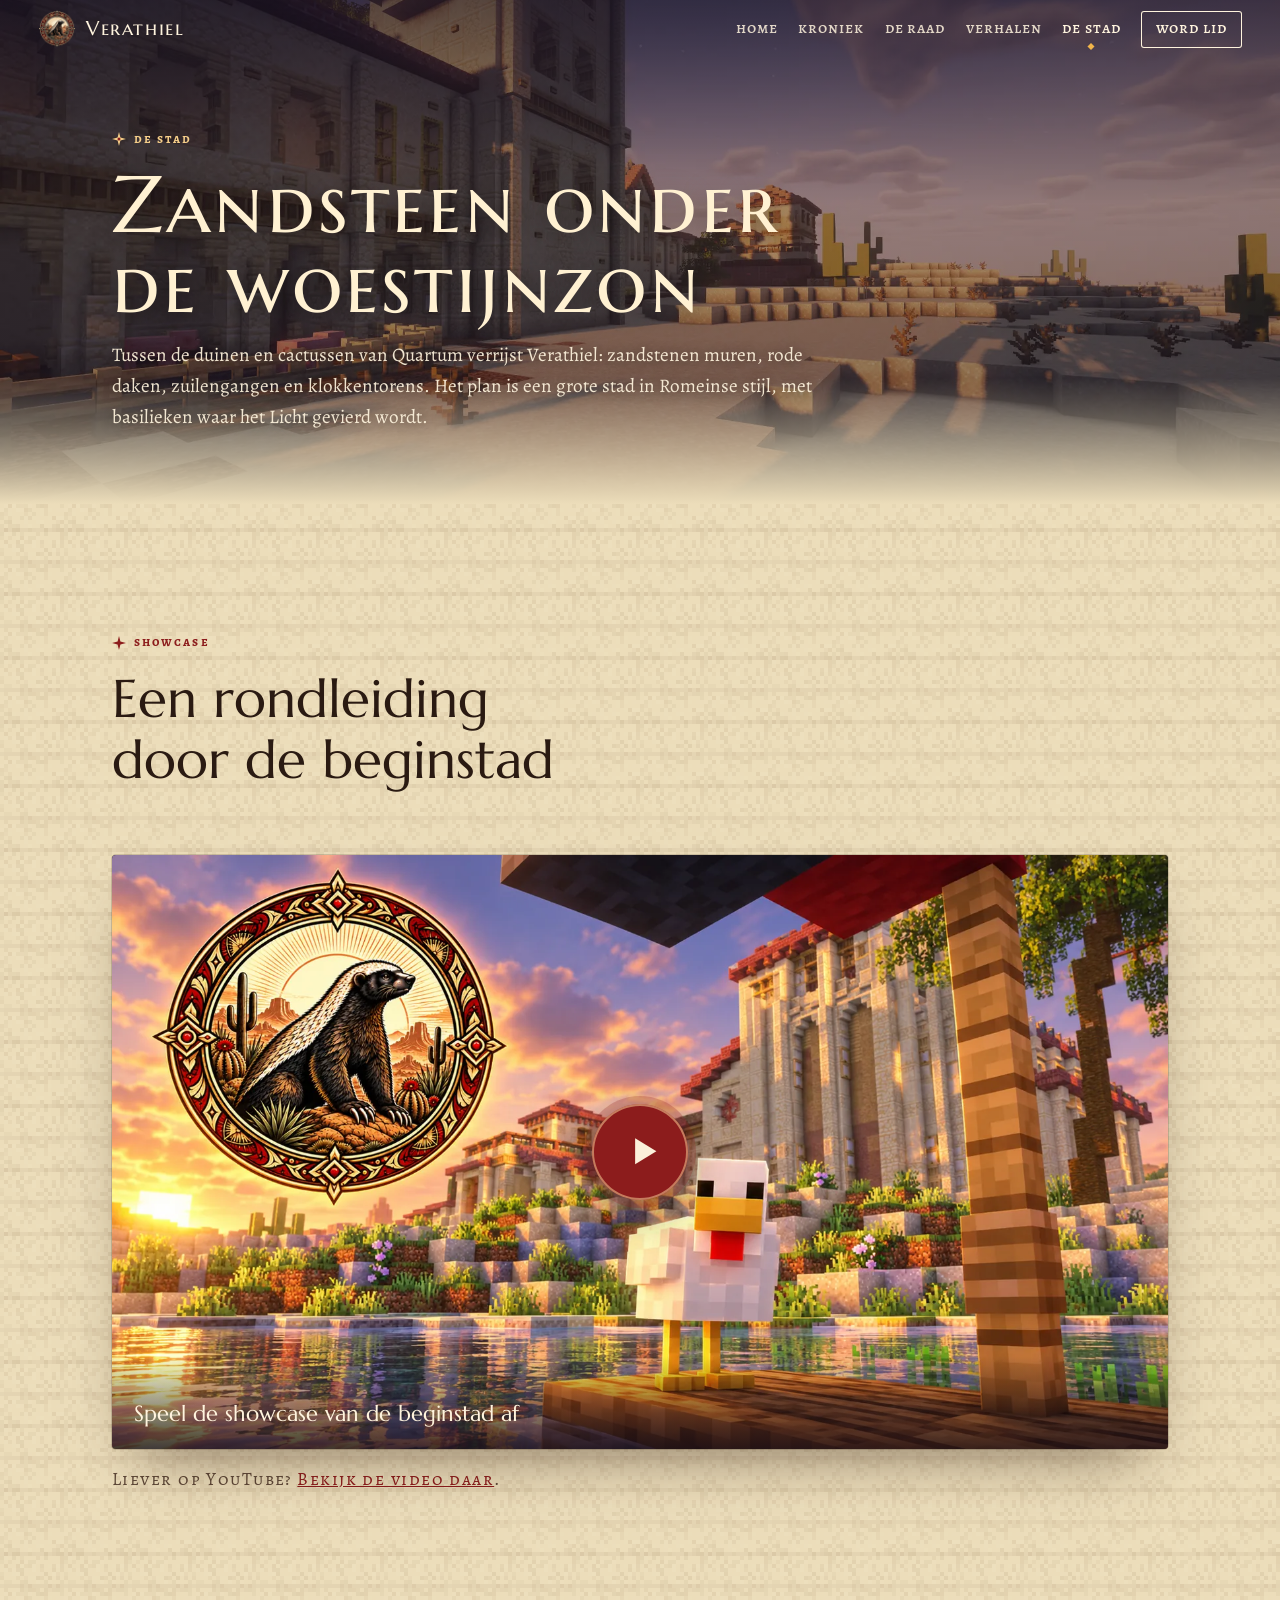
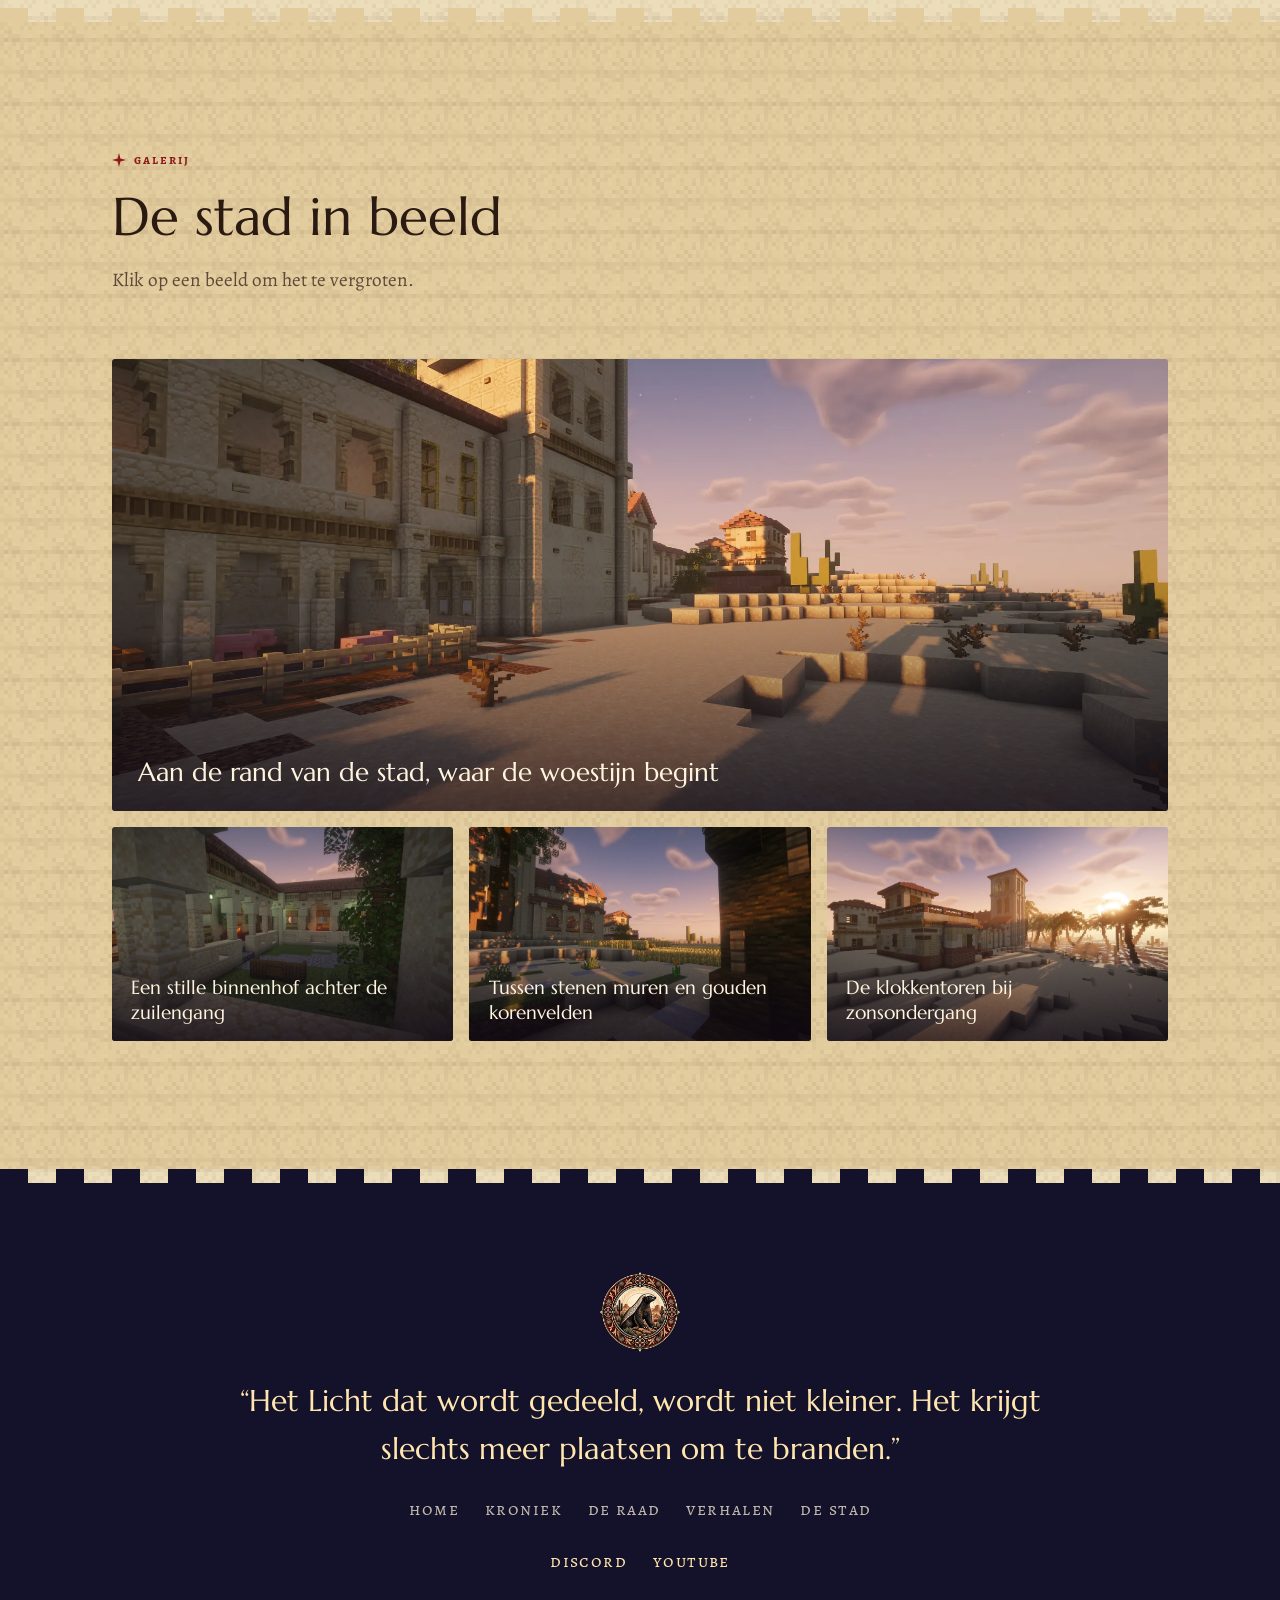
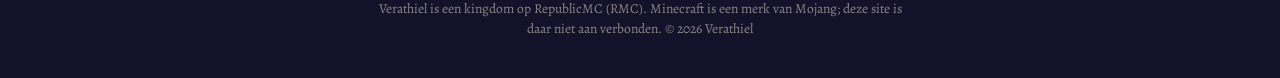
<file: stad.html>
<!doctype html>
<html lang="nl">
  <head>
    <meta charset="UTF-8" />
    <meta name="viewport" content="width=device-width, initial-scale=1.0, viewport-fit=cover" />
    <title>De Stad · Verathiel</title>
    <meta name="description" content="De builds van Verathiel: de beginstad in beeld en een video-showcase." />
    <meta name="theme-color" content="#14112A" />

    <link rel="icon" type="image/png" href="./favicon.png" />
    <link rel="apple-touch-icon" href="./apple-touch-icon.png" />

    <link rel="preconnect" href="https://fonts.googleapis.com" />
    <link rel="preconnect" href="https://fonts.gstatic.com" crossorigin />
    <link
      rel="stylesheet"
      href="https://fonts.googleapis.com/css2?family=Alegreya:ital,wght@0,400;0,500;0,700;1,400;1,500&family=Alegreya+SC:wght@500;700&family=Marcellus&family=Marcellus+SC&display=swap"
    />

    <script type="module" crossorigin src="./assets/stad-CwLf0wCv.js"></script>
    <link rel="modulepreload" crossorigin href="./assets/gedeeld-BFH4uaKk.js">
    <link rel="stylesheet" crossorigin href="./assets/gedeeld-DC3o7x7U.css">
    <link rel="stylesheet" crossorigin href="./assets/stad-CCbanKCN.css">
    <link rel="stylesheet" crossorigin href="./assets/pagina-kop-BnZRckX0.css">
  </head>

  <body data-pagina="stad">
    <!-- Navigatie: wordt opgebouwd door src/components/nav/nav.ts -->
    <header class="nav" id="nav"></header>

    <main>
      <!-- ============ PAGINAKOP ============ -->
      <section class="pagina-kop">
        <img class="pagina-kop-beeld" src="./assets/stallen-DWD26gZa.webp" alt="" />
        <div class="binnen">
          <p class="eyebrow">
            <svg aria-hidden="true"><use href="iconen.svg#ster" /></svg>
            De Stad
          </p>
          <h1>Zandsteen onder de woestijnzon</h1>
          <p>
            Tussen de duinen en cactussen van Quartum verrijst Verathiel: zandstenen muren, rode daken, zuilengangen en klokkentorens. Het plan is een grote stad in Romeinse stijl, met basilieken waar het Licht gevierd wordt.
          </p>
        </div>
      </section>

      <!-- ============ VIDEO ============ -->
      <section class="sectie" id="video">
        <div class="binnen">
          <div class="kop">
            <p class="eyebrow">
              <svg aria-hidden="true"><use href="iconen.svg#ster" /></svg>
              Showcase
            </p>
            <h2>Een rondleiding door de beginstad</h2>
          </div>

          <!-- De video laadt pas na een klik (zie src/components/stad/stad.ts) -->
          <div class="video">
            <button
              class="video-start"
              id="videoStart"
              type="button"
              data-video="gcXV-3FQmE4"
              data-titel="Showcase van de beginstad van Verathiel"
            >
              <img src="./assets/video-beginstad-ZOcKTtGg.webp" alt="" />
              <span class="video-knop"><svg aria-hidden="true"><use href="iconen.svg#afspelen" /></svg></span>
              <span class="video-label">Speel de showcase van de beginstad af</span>
            </button>
          </div>
          <p class="video-voet">
            Liever op YouTube? <a href="https://youtu.be/gcXV-3FQmE4" target="_blank" rel="noopener">Bekijk de video daar</a>.
          </p>
        </div>
      </section>

      <!-- ============ GALERIJ ============ -->
      <section class="sectie sectie-alt" id="galerij-sectie">
        <div class="binnen">
          <div class="kop">
            <p class="eyebrow">
              <svg aria-hidden="true"><use href="iconen.svg#ster" /></svg>
              Galerij
            </p>
            <h2>De stad in beeld</h2>
            <p class="intro">Klik op een beeld om het te vergroten.</p>
          </div>

          <div class="galerij" id="galerij">
            <button class="foto groot" type="button">
              <img src="./assets/stallen-DWD26gZa.webp" alt="Een zandstenen gebouw met stallen en varkens, een hoge toren en de woestijn op de achtergrond" loading="lazy" />
              <span class="onderschrift">Aan de rand van de stad, waar de woestijn begint</span>
            </button>
            <button class="foto" type="button">
              <img src="./assets/binnenhof-BbxLScDj.webp" alt="Een binnenhof met gras, een bank en zuilengangen met lantaarns" loading="lazy" />
              <span class="onderschrift">Een stille binnenhof achter de zuilengang</span>
            </button>
            <button class="foto" type="button">
              <img src="./assets/korenveld-Bxg9EKHJ.webp" alt="Een groot zandstenen gebouw met rode daken naast een korenveld bij zonsondergang" loading="lazy" />
              <span class="onderschrift">Tussen stenen muren en gouden korenvelden</span>
            </button>
            <button class="foto" type="button">
              <img src="./assets/klokkentoren-D2aAvGlQ.webp" alt="Huizen en een klokkentoren bij zonsondergang, met palmen ernaast" loading="lazy" />
              <span class="onderschrift">De klokkentoren bij zonsondergang</span>
            </button>
          </div>
        </div>
      </section>

      <!-- Vergroting van een foto -->
      <div class="lichtbak" id="lichtbak" role="dialog" aria-modal="true" aria-label="Vergrote foto" hidden>
        <button class="lb-knop lb-sluit" type="button" id="lbSluit" aria-label="Sluiten">
          <svg aria-hidden="true"><use href="iconen.svg#kruis" /></svg>
        </button>
        <button class="lb-knop lb-vorige" type="button" id="lbVorige" aria-label="Vorige foto">
          <svg aria-hidden="true"><use href="iconen.svg#pijl-links" /></svg>
        </button>
        <figure>
          <img id="lbImg" alt="" />
          <figcaption id="lbCap"></figcaption>
        </figure>
        <button class="lb-knop lb-volgende" type="button" id="lbVolgende" aria-label="Volgende foto">
          <svg aria-hidden="true"><use href="iconen.svg#pijl-rechts" /></svg>
        </button>
      </div>
    </main>

    <!-- Voettekst: wordt opgebouwd door src/components/voet/voet.ts -->
    <footer class="voet" id="voet"></footer>
  </body>
</html>
</file>
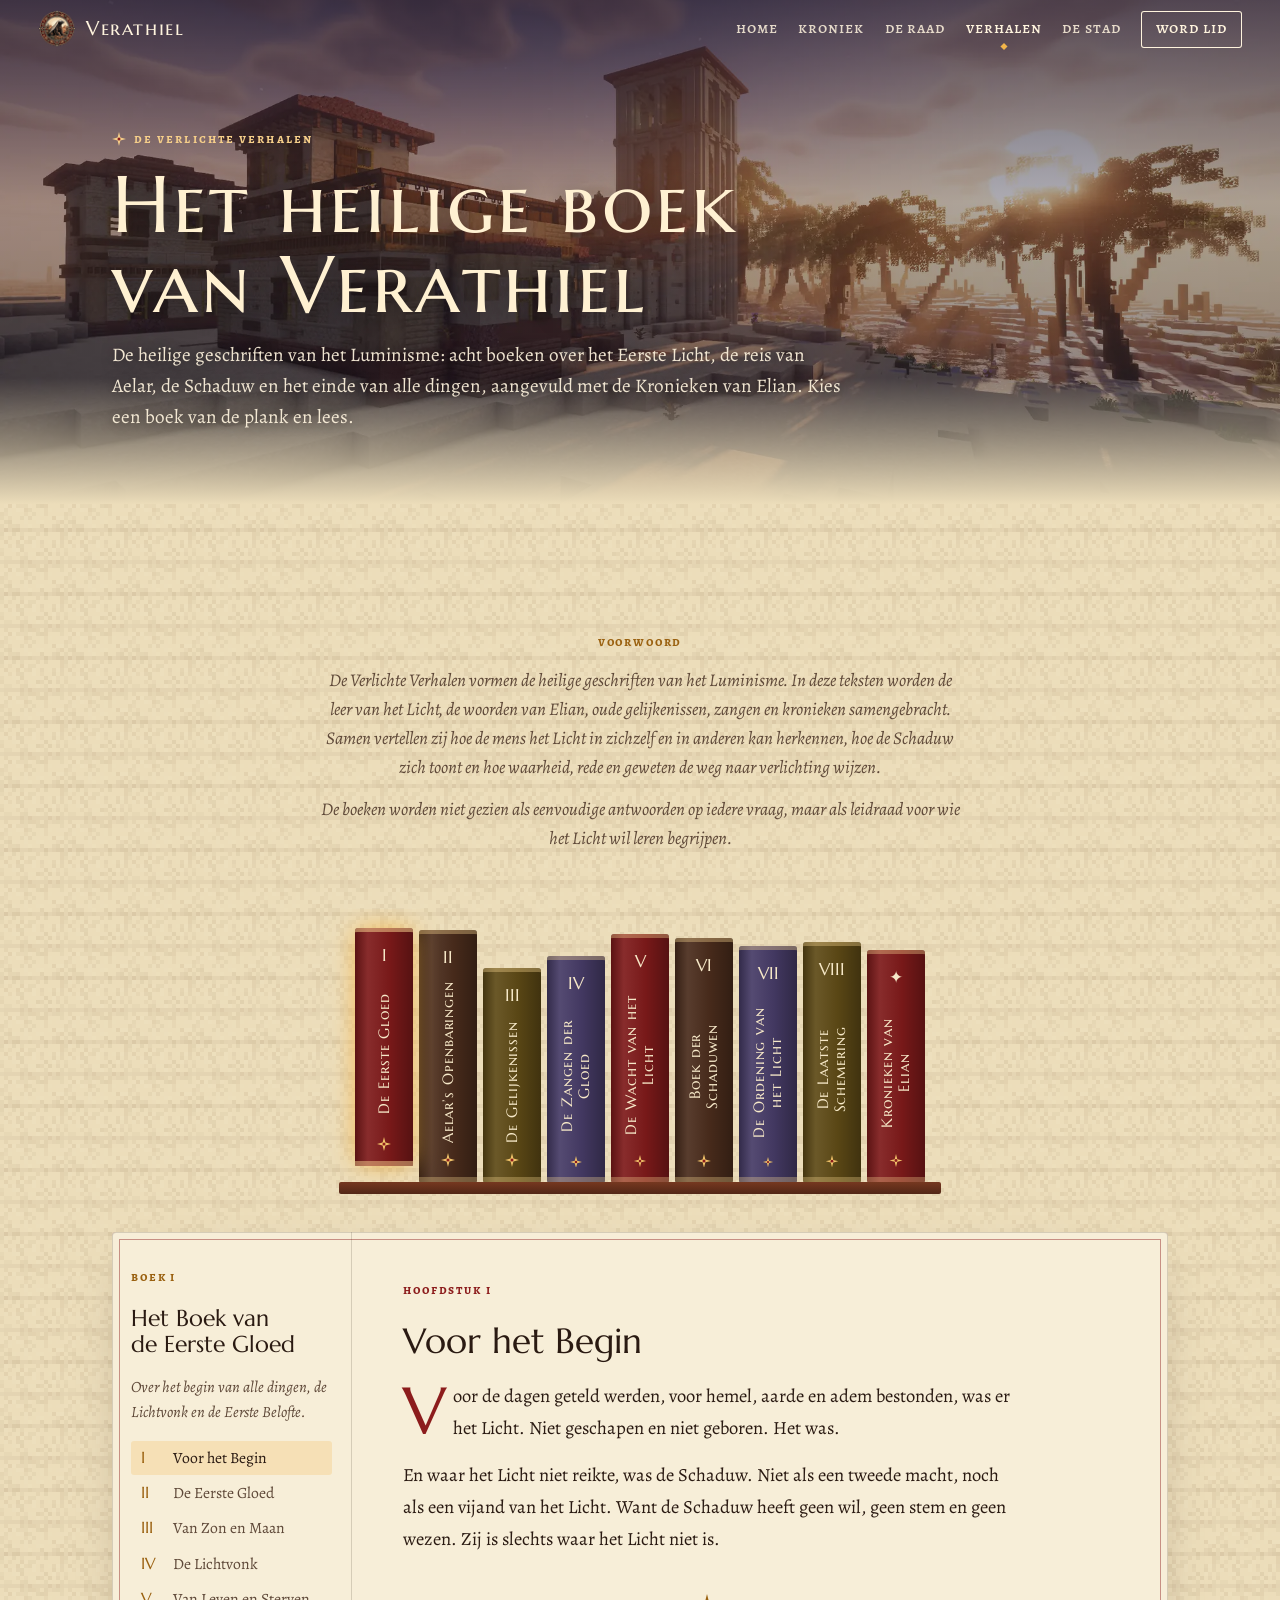
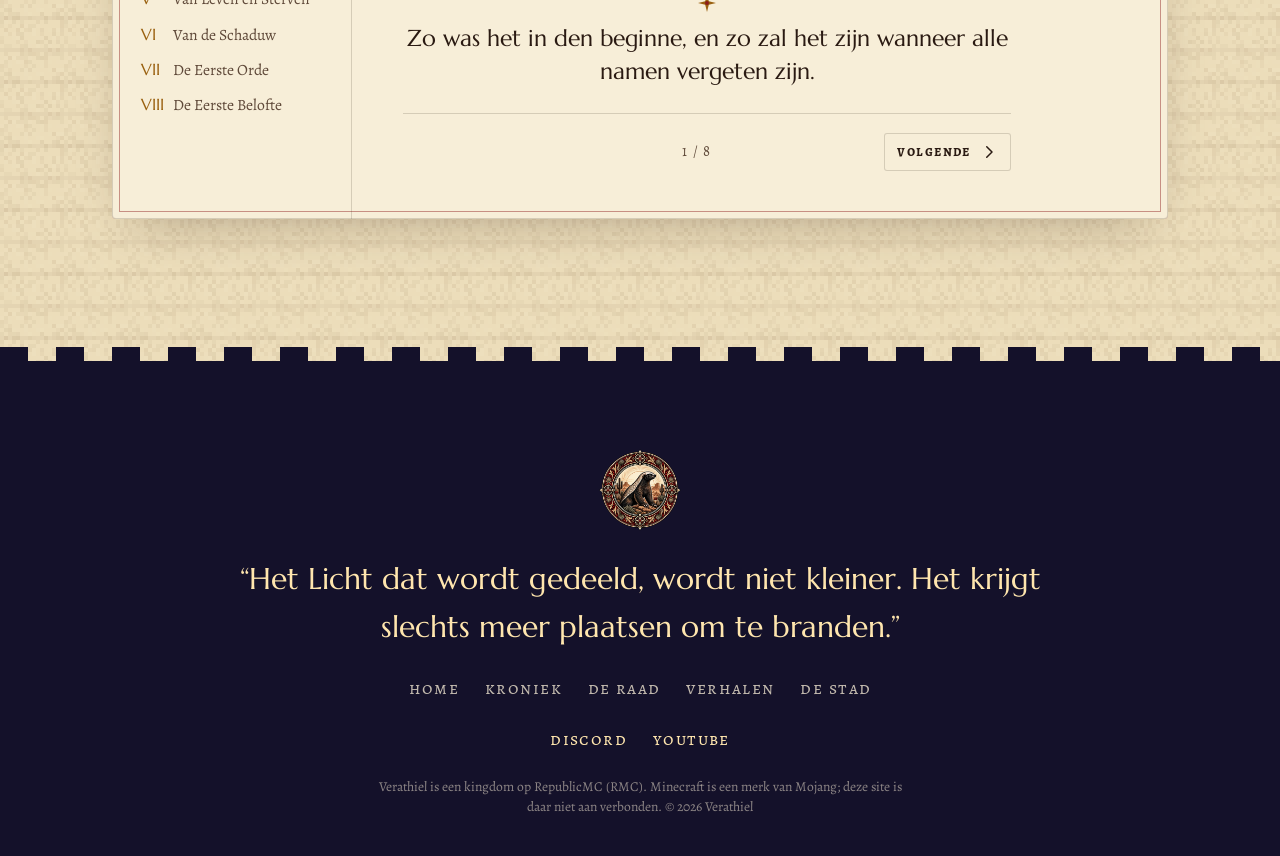
<file: verhalen.html>
<!doctype html>
<html lang="nl">
  <head>
    <meta charset="UTF-8" />
    <meta name="viewport" content="width=device-width, initial-scale=1.0, viewport-fit=cover" />
    <title>De Verlichte Verhalen · Verathiel</title>
    <meta name="description" content="Het heilige boek van Verathiel: acht boeken over het Eerste Licht, Aelar, Elian en het einde van alle dingen." />
    <meta name="theme-color" content="#14112A" />

    <link rel="icon" type="image/png" href="./favicon.png" />
    <link rel="apple-touch-icon" href="./apple-touch-icon.png" />

    <link rel="preconnect" href="https://fonts.googleapis.com" />
    <link rel="preconnect" href="https://fonts.gstatic.com" crossorigin />
    <link
      rel="stylesheet"
      href="https://fonts.googleapis.com/css2?family=Alegreya:ital,wght@0,400;0,500;0,700;1,400;1,500&family=Alegreya+SC:wght@500;700&family=Marcellus&family=Marcellus+SC&display=swap"
    />

    <script type="module" crossorigin src="./assets/verhalen-vskMxEP0.js"></script>
    <link rel="modulepreload" crossorigin href="./assets/gedeeld-BFH4uaKk.js">
    <link rel="modulepreload" crossorigin href="./assets/romeins-BL9bOCjB.js">
    <link rel="stylesheet" crossorigin href="./assets/gedeeld-DC3o7x7U.css">
    <link rel="stylesheet" crossorigin href="./assets/verhalen-Cj2R5HPi.css">
    <link rel="stylesheet" crossorigin href="./assets/pagina-kop-BnZRckX0.css">
  </head>

  <body data-pagina="verhalen">
    <!-- Navigatie: wordt opgebouwd door src/components/nav/nav.ts -->
    <header class="nav" id="nav"></header>

    <main>
      <!-- ============ PAGINAKOP ============ -->
      <section class="pagina-kop">
        <img class="pagina-kop-beeld" src="./assets/klokkentoren-D2aAvGlQ.webp" alt="" />
        <div class="binnen">
          <p class="eyebrow">
            <svg aria-hidden="true"><use href="iconen.svg#ster" /></svg>
            De Verlichte Verhalen
          </p>
          <h1>Het heilige boek van Verathiel</h1>
          <p>
            De heilige geschriften van het Luminisme: acht boeken over het Eerste Licht, de reis van Aelar, de Schaduw en het einde van alle dingen, aangevuld met de Kronieken van Elian. Kies een boek van de plank en lees.
          </p>
        </div>
      </section>

      <!-- ============ BOEKENPLANK EN LEZER ============ -->
      <section class="sectie" id="boeken">
        <div class="binnen">
          <div class="verhalen-voorwoord">
            <p class="label">Voorwoord</p>
            <p>
              De Verlichte Verhalen vormen de heilige geschriften van het Luminisme. In deze teksten worden de leer
              van het Licht, de woorden van Elian, oude gelijkenissen, zangen en kronieken samengebracht. Samen
              vertellen zij hoe de mens het Licht in zichzelf en in anderen kan herkennen, hoe de Schaduw zich toont
              en hoe waarheid, rede en geweten de weg naar verlichting wijzen.
            </p>
            <p>
              De boeken worden niet gezien als eenvoudige antwoorden op iedere vraag, maar als leidraad voor wie het
              Licht wil leren begrijpen.
            </p>
          </div>

          <!-- De boekruggen worden gemaakt door src/components/verhalen/verhalen.ts uit src/data/boeken.json -->
          <div class="plank-wrap"><div class="plank" id="plank" role="tablist" aria-label="De acht boeken"></div></div>

          <div class="lezer kader" id="lezer">
            <div class="lezer-inhoud">
              <p class="label" id="boekNr"></p>
              <h3 id="boekTitel"></h3>
              <p class="sub" id="boekSub"></p>
              <ol class="toc" id="toc" aria-label="Hoofdstukken"></ol>
            </div>

            <div class="lezer-tekst" id="lezerTekst" aria-live="polite">
              <p class="label" id="passageNr"></p>
              <h4 id="passageTitel"></h4>
              <div class="passage" id="passage"></div>
              <div class="moraal" id="moraal" hidden></div>
              <p class="na-moraal" id="naMoraal" hidden></p>

              <div class="lezer-voet">
                <button class="knop knop-lijn knop-klein" type="button" id="vorige">
                  <svg aria-hidden="true"><use href="iconen.svg#pijl-links" /></svg>
                  vorige
                </button>
                <span id="positie"></span>
                <button class="knop knop-lijn knop-klein" type="button" id="volgende">
                  volgende
                  <svg aria-hidden="true"><use href="iconen.svg#pijl-rechts" /></svg>
                </button>
              </div>
            </div>
          </div>
        </div>
      </section>
    </main>

    <!-- Voettekst: wordt opgebouwd door src/components/voet/voet.ts -->
    <footer class="voet" id="voet"></footer>
  </body>
</html>
</file>
<file: assets/gedeeld-DC3o7x7U.css>
:root{--lightningcss-light:initial;--lightningcss-dark: ;color-scheme:light;--zand:#ecddba;--zand-2:#e2cc9e;--perkament:#f7eed8;--inkt:#2a1a12;--inkt-zacht:#5e4838;--karmijn:#8c1c1c;--goud:#9a6110;--gloed:#f2b54a;--klei:#b5643c;--klei-donker:#763820;--schemer:#5d4e7b;--lijn:#2a1a1229;--knop:#8c1c1c;--knop-tekst:#fbf0da;--hero-inkt:#fff4de;--hero-accent:#f6cf8a;--hero-straal:#ffd68c3d;--nacht:#14112a;--nacht-inkt:#eee4cf;--voet-accent:#ffe6ae;--rug-1:#7e1a1a;--rug-2:#4a2c1c;--rug-3:#463b66;--rug-4:#5e4a16;--rug-inkt:#f6e8c8;--rug-ster:#f2c46a;--font-display:"Marcellus", "Trajan Pro", "Palatino Linotype", Georgia, serif;--font-sc:"Marcellus SC", "Marcellus", "Palatino Linotype", Georgia, serif;--font-body:"Alegreya", "Palatino Linotype", Palatino, Georgia, serif;--font-label:"Alegreya SC", "Alegreya", "Palatino Linotype", Georgia, serif;--t-hero:clamp(3.4rem, 11vw, 8.6rem);--t-h2:clamp(2rem, 4.4vw, 3.3rem);--t-h3:clamp(1.35rem, 2vw, 1.6rem);--t-body:1.125rem;--t-klein:.98rem;--t-label:.82rem;--kantlijn:clamp(16px, 4vw, 48px);--breedte:72rem}*,:before,:after{box-sizing:border-box}[hidden]{display:none!important}html{scroll-behavior:smooth;scroll-padding-top:84px;overflow-x:clip}body{background-color:var(--zand);background-image:var(--textuur,none);image-rendering:pixelated;color:var(--inkt);font-family:var(--font-body);font-size:var(--t-body);-webkit-font-smoothing:antialiased;text-rendering:optimizelegibility;background-size:64px 64px;margin:0;line-height:1.62;overflow-x:clip}img,canvas,svg{image-rendering:auto}img{max-width:100%;display:block}a{color:inherit}button{font:inherit;color:inherit}:focus-visible{outline:2px solid var(--goud);outline-offset:3px}h1,h2,h3,h4{font-family:var(--font-display);text-wrap:balance;margin:0;font-weight:400;line-height:1.15}p{margin:0}.binnen{max-width:var(--breedte);padding-inline:var(--kantlijn);margin-inline:auto}.eyebrow{font-family:var(--font-label);font-weight:700;font-size:var(--t-label);letter-spacing:.16em;text-transform:lowercase;color:var(--karmijn);align-items:center;gap:.6em;display:inline-flex}.eyebrow svg{flex:none;width:14px;height:14px}.vh{clip:rect(0 0 0 0);white-space:nowrap;width:1px;height:1px;position:absolute;overflow:hidden}@media (prefers-reduced-motion:reduce){html{scroll-behavior:auto}*,:before,:after{transition-duration:.001ms!important;animation-duration:.001ms!important;animation-iteration-count:1!important}}.knoppen{flex-wrap:wrap;justify-content:center;gap:.8rem;display:flex}.knop{font-family:var(--font-label);letter-spacing:.1em;text-transform:lowercase;cursor:pointer;border:0;border-radius:3px;align-items:center;gap:.6em;padding:.85em 1.35em;font-size:1rem;font-weight:700;text-decoration:none;transition:transform .2s,box-shadow .25s,background-color .25s;display:inline-flex}.knop svg{flex:none;width:18px;height:18px}.knop-primair{background:var(--knop);color:var(--knop-tekst);box-shadow:inset 0 0 0 1px #ffdca059,0 8px 22px #6e141447}.knop-primair:hover{transform:translateY(-2px);box-shadow:inset 0 0 0 1px #ffdca080,0 10px 30px #f2b54a61}.knop-glas{color:var(--hero-inkt);-webkit-backdrop-filter:blur(4px);backdrop-filter:blur(4px);background:#fff4de14;box-shadow:inset 0 0 0 1px #fff4de8c}.knop-glas:hover{background:#fff4de29;transform:translateY(-2px)}.knop-lijn{color:var(--inkt);box-shadow:inset 0 0 0 1px var(--lijn);background:0 0}.knop-lijn:hover{color:var(--goud);box-shadow:inset 0 0 0 1px var(--goud)}.knop-klein{padding:.5em .95em;font-size:.9rem}.sectie{padding-block:clamp(4.5rem,10vw,8rem);position:relative}.kop{gap:1rem;max-width:46rem;margin-bottom:clamp(2.5rem,5vw,4rem);display:grid}.kop h2{font-size:var(--t-h2)}.intro{max-width:40em;color:var(--inkt-zacht);font-size:1.2rem}.sectie-alt{background-color:var(--zand-2);background-image:var(--textuur,none);background-size:64px 64px}.sectie-alt:before{content:"";background:repeating-linear-gradient(90deg, var(--zand-2) 0 28px, transparent 28px 56px);height:14px;position:absolute;top:-14px;left:0;right:0}.label{font-family:var(--font-label);font-weight:700;font-size:var(--t-label);letter-spacing:.14em;text-transform:lowercase;color:var(--goud)}.kader{background:var(--perkament);box-shadow:inset 0 0 0 1px var(--lijn), inset 0 0 0 7px var(--perkament), inset 0 0 0 8px color-mix(in srgb, var(--karmijn) 45%, transparent), 0 20px 50px -24px #28140a59;border-radius:4px}.nav{z-index:50;padding:calc(env(safe-area-inset-top,0px) + .65rem) clamp(16px, 3vw, 40px) .65rem;color:var(--hero-inkt);align-items:center;gap:1rem;transition:background-color .35s,box-shadow .35s,color .35s;display:flex;position:fixed;inset:0 0 auto}.nav.is-vast,.nav.menu-open{background:color-mix(in srgb, var(--zand) 90%, transparent);-webkit-backdrop-filter:blur(10px);box-shadow:0 1px 0 var(--lijn);color:var(--inkt)}.nav-merk{font-family:var(--font-sc);letter-spacing:.08em;align-items:center;gap:.6rem;margin-right:auto;font-size:1.25rem;text-decoration:none;display:flex}.nav-merk img{width:38px;height:38px}.nav-links{align-items:center;gap:clamp(.6rem,1.6vw,1.5rem);display:flex}.nav-links a{font-family:var(--font-label);letter-spacing:.06em;text-transform:lowercase;opacity:.85;padding-block:.3rem;font-size:1rem;font-weight:500;text-decoration:none;position:relative}.nav-links a:hover,.nav-links a.actief{opacity:1}.nav-links a:after{content:"";background:var(--gloed);width:5px;height:5px;transition:transform .25s;position:absolute;bottom:-2px;left:50%;transform:translate(-50%)rotate(45deg)scale(0)}.nav-links a.actief:after{transform:translate(-50%)rotate(45deg)scale(1)}.nav-links .nav-cta{opacity:1;border-radius:3px;padding:.35rem .9rem;box-shadow:inset 0 0 0 1px}.nav-links .nav-cta:after{display:none}.nav-menu{cursor:pointer;font-family:var(--font-label);letter-spacing:.1em;text-transform:lowercase;background:0 0;border:0;flex:none;align-items:center;gap:.45rem;padding:.4rem;font-weight:700;display:none}.nav-menu span{background:currentColor;width:20px;height:2px;display:block;box-shadow:0 6px,0 -6px}@media (width<=900px){.nav-menu{display:inline-flex}.nav-links{background:var(--perkament);color:var(--inkt);flex-direction:column;align-items:stretch;gap:0;padding:.5rem clamp(16px,3vw,40px) 1rem;display:none;position:absolute;top:100%;left:0;right:0;box-shadow:0 12px 30px #0000002e}.nav.menu-open .nav-links{display:flex}.nav-links a{border-bottom:1px solid var(--lijn);padding:.8rem 0;font-size:1.1rem}.nav-links a:after{display:none}.nav-links .nav-cta{text-align:center;border-bottom:0;margin-top:.8rem}}.voet{padding-block:clamp(3.5rem, 7vw, 5.5rem) calc(env(safe-area-inset-bottom,0px) + 2.4rem);background:var(--nacht);color:var(--nacht-inkt);text-align:center;margin-top:14px;position:relative}.voet:before{content:"";background:repeating-linear-gradient(90deg, var(--nacht) 0 28px, transparent 28px 56px);height:14px;position:absolute;top:-14px;left:0;right:0}.voet-binnen{justify-items:center;gap:1.4rem;display:grid}.voet-wapen{width:84px;height:84px}.voet blockquote{max-width:30em;font-family:var(--font-display);color:var(--voet-accent);margin:0;font-size:clamp(1.3rem,2.6vw,1.85rem)}.voet-links{font-family:var(--font-label);letter-spacing:.08em;text-transform:lowercase;flex-wrap:wrap;justify-content:center;gap:.5rem 1.6rem;display:flex}.voet-links a{opacity:.8;text-decoration:none}.voet-links a:hover{opacity:1;color:var(--voet-accent)}.voet-socials a{color:var(--voet-accent);opacity:1}.voet small{color:#eee4cf8c;max-width:40em;font-size:.85rem;line-height:1.5}
</file>
<file: assets/home-Bdl-aS_T.css>
.pijlers{grid-template-columns:repeat(auto-fit,minmax(min(100%,13.5rem),1fr));gap:clamp(1.8rem,3vw,2.6rem);display:grid}.pijler{align-content:start;gap:.7rem;min-width:0;display:grid}.pijler-icoon{width:46px;height:46px;color:var(--karmijn)}.pijler h3{font-size:var(--t-h3)}.pijler blockquote{color:var(--inkt-zacht);margin:0;font-style:italic}.pijler .bron{font-family:var(--font-label);letter-spacing:.08em;color:var(--goud);font-size:.85rem}.hero{isolation:isolate;text-align:center;min-height:clamp(600px,90vh,940px);color:var(--hero-inkt);place-items:center;padding:7.5rem 16px 6rem;display:grid;position:relative;overflow:hidden}.hero-beeld{z-index:-3;object-fit:cover;object-position:62% 45%;will-change:transform;width:100%;height:108%;animation:2.6s cubic-bezier(.2,.7,.2,1) both hero-inzoomen;position:absolute;inset:-4% 0 0}.hero-waas{z-index:-2;background:radial-gradient(ellipse 70% 55% at 50% 48%, #180c1e33, #180c1e9e 80%), linear-gradient(to bottom, #140e2299 0%, #140e221f 32%, #140e224d 72%, var(--zand) 100%);position:absolute;inset:0}.hero-vonken{z-index:-1;pointer-events:none;width:100%;height:100%;position:absolute;inset:0}.hero-inhoud{justify-items:center;gap:1.1rem;max-width:56rem;display:grid}.medaillon{aspect-ratio:1;width:clamp(128px,17vw,186px);margin-bottom:.4rem;animation:1.4s cubic-bezier(.2,.8,.2,1) .2s both hero-rijzen;position:relative}.medaillon img{filter:drop-shadow(0 12px 28px #0000008c);width:100%;height:100%;position:relative}.stralen{background:repeating-conic-gradient(from 0deg, var(--hero-straal) 0deg 2.5deg, transparent 2.5deg 11deg);pointer-events:none;border-radius:50%;animation:120s linear infinite hero-draaien;position:absolute;inset:-75%;-webkit-mask:radial-gradient(circle,#000 22%,#0000 68%);mask:radial-gradient(circle,#000 22%,#0000 68%)}.hero .eyebrow{color:var(--hero-accent);animation:1.2s .45s both hero-rijzen}.hero h1{font-family:var(--font-sc);font-size:var(--t-hero);letter-spacing:.06em;color:#fff1d2;filter:drop-shadow(0 4px 24px #ffaa4659)drop-shadow(0 2px 2px #00000059);justify-content:center;line-height:.95;display:flex}.hero h1 span{background:linear-gradient(#fff8e8 25%,#f4cb78 78%,#e09a3c 100%);color:#0000;animation:1.1s cubic-bezier(.2,.8,.2,1) both hero-letter;animation-delay:calc(.55s + var(--i) * 70ms);-webkit-background-clip:text;background-clip:text;display:inline-block}.hero-gebed{color:#fff4dee6;flex-wrap:wrap;justify-content:center;gap:.25em .7em;font-size:clamp(1.1rem,2.2vw,1.4rem);font-style:italic;display:flex}.hero-gebed span{animation:1.2s both hero-rijzen}.hero-gebed span:first-child{animation-delay:1.1s}.hero-gebed span:nth-child(2){animation-delay:1.35s}.hero-gebed span:nth-child(3){animation-delay:1.6s}.hero .knoppen{margin-top:.9rem;animation:1.2s 1.8s both hero-rijzen}.daal{font-family:var(--font-label);letter-spacing:.18em;text-transform:lowercase;color:var(--inkt);opacity:.75;justify-items:center;gap:.2rem;font-size:.8rem;text-decoration:none;display:grid;position:absolute;bottom:1.6rem;left:50%;transform:translate(-50%)}.daal svg{width:16px;height:16px;animation:2.2s ease-in-out infinite hero-zweven}@media (width<=520px){.hero .eyebrow{text-align:center;justify-content:center}.hero .eyebrow svg{display:none}}@keyframes hero-inzoomen{0%{transform:scale(1.12)}to{transform:scale(1)}}@keyframes hero-rijzen{0%{opacity:.25;transform:translateY(14px)}to{opacity:1;transform:none}}@keyframes hero-letter{0%{opacity:.2;filter:blur(4px);transform:translateY(.35em)}to{opacity:1;filter:none;transform:none}}@keyframes hero-draaien{to{transform:rotate(360deg)}}@keyframes hero-zweven{50%{transform:translateY(5px)}}.lampen{grid-template-columns:repeat(8,minmax(0,1fr));gap:clamp(.3rem,1.2vw,1rem);max-width:62rem;margin:0 auto 2.2rem;display:grid}.lamp{cursor:pointer;background:0 0;border:0;border-radius:6px;justify-items:center;gap:.35rem;padding:.3rem .2rem .6rem;display:grid;position:relative}.lamp svg{width:100%;max-width:118px;overflow:visible}.lamp .nr{font-family:var(--font-display);color:var(--inkt-zacht);font-size:1.15rem;transition:color .3s}.lamp:after{content:"";background:var(--karmijn);width:7px;height:7px;transition:transform .25s;transform:rotate(45deg)scale(0)}.lamp[aria-selected=true]:after{transform:rotate(45deg)scale(1)}.lamp[aria-selected=true] .nr{color:var(--karmijn)}.lamp:hover .lichaam{transform:translateY(-3px)}.lichaam{transition:transform .25s}.l-klei{fill:var(--klei);transition:fill .6s}.l-donker{fill:var(--klei-donker);transition:fill .6s}.l-schaduw{fill:var(--inkt);opacity:.14}.l-greep{fill:none;stroke:var(--klei);stroke-width:6px;stroke-linecap:round;transition:stroke .6s}.l-lijn{fill:none;stroke:var(--klei-donker);stroke-width:1.6px;opacity:.6}.vlam{transform-box:fill-box;transform-origin:50% 100%;opacity:0;transition:opacity .35s,transform .55s cubic-bezier(.2,1.5,.4,1);transform:scaleY(.15)}.vlam-g{transform-box:fill-box;transform-origin:50% 100%}.l-vlam{fill:#ffae3d}.l-kern{fill:#fff4c9}.gloed{opacity:0;transition:opacity .6s}.brandt .vlam{opacity:1;transform:scaleY(1)}.brandt .vlam-g{animation:1.7s ease-in-out infinite alternate lamp-flakkeren}.brandt .gloed{opacity:1}.lamp:nth-child(2n) .vlam-g{animation-duration:1.4s}.lamp:nth-child(3n) .vlam-g{animation-duration:2s}@keyframes lamp-flakkeren{0%{transform:scale(1)skew(0)}30%{transform:scale(.93,1.07)skew(2.5deg)}60%{transform:scale(1.05,.95)skew(-2deg)}to{transform:scale(.97,1.04)skew(1deg)}}.alle-brandt .lamp .gloed{animation:2.4s ease-in-out infinite lamp-puls}@keyframes lamp-puls{50%{opacity:.55}}.gebod{text-align:center;justify-items:center;gap:1.2rem;max-width:46rem;margin-inline:auto;display:grid}.gebod-nr{font-family:var(--font-label);letter-spacing:.16em;text-transform:lowercase;color:var(--karmijn);font-weight:700;font-size:var(--t-label)}.gebod-tekst{font-family:var(--font-display);text-wrap:balance;margin:0;font-size:clamp(1.3rem,2.5vw,1.85rem);line-height:1.42}.gebod-verhaal{border-top:1px solid var(--lijn);justify-items:center;gap:.45rem;width:min(100%,34rem);padding-top:1.3rem;display:grid}.gebod-verhaal h3{font-size:1.3rem}.gebod-verhaal p{color:var(--inkt-zacht)}.gebod.wissel{animation:.5s gebod-wissel}@keyframes gebod-wissel{0%{opacity:.3;transform:translateY(8px)}to{opacity:1;transform:none}}.lampen-voet{font-family:var(--font-label);letter-spacing:.08em;color:var(--inkt-zacht);flex-wrap:wrap;justify-content:center;align-items:center;gap:1rem;margin-top:2rem;display:flex}.alle-lampen{text-align:center;gap:.6rem;max-width:40rem;margin:2rem auto 0;padding:1.6rem;display:grid}.alle-lampen p:first-of-type{font-family:var(--font-display);font-size:1.25rem}@media (width<=700px){.lampen{grid-template-columns:repeat(4,minmax(0,1fr));row-gap:.6rem}}
</file>
<file: assets/kroniek-DfADhFYu.css>
.tijdlijn{max-width:54rem;margin-inline:auto;display:grid}.tijdperk{grid-template-columns:6.5rem 2rem 1fr;gap:0 1rem;padding:1.4rem 0 .4rem;display:grid}.tijdperk span{font-family:var(--font-label);letter-spacing:.16em;text-transform:lowercase;font-weight:700;font-size:var(--t-label);color:var(--schemer);grid-column:3}.moment{--p:0;grid-template-columns:6.5rem 2rem minmax(0,1fr);grid-template-areas:"jaar punt inhoud";gap:0 1rem;padding-block:1rem 1.6rem;display:grid;position:relative}.tijdperk{--p:0;position:relative}.moment:before,.moment:after,.tijdperk.lijn:before,.tijdperk.lijn:after{content:"";width:2px;position:absolute;top:0;left:calc(8.5rem - 1px)}.moment:before,.tijdperk.lijn:before{background:var(--lijn);bottom:0}.moment:after,.tijdperk.lijn:after{height:calc(var(--p) * 100%);background:linear-gradient(var(--gloed), var(--goud));box-shadow:0 0 12px var(--gloed)}.jaar{text-align:right;font-family:var(--font-display);font-variant-numeric:tabular-nums;color:var(--inkt);grid-area:jaar;font-size:1.75rem;line-height:1.1}.jaar small{font-family:var(--font-label);letter-spacing:.14em;color:var(--inkt-zacht);font-size:.78rem;display:block}.punt{z-index:1;background:var(--zand);width:16px;height:16px;box-shadow:inset 0 0 0 2px var(--goud);grid-area:punt;justify-self:center;margin-top:.55rem;transition:background-color .4s,box-shadow .4s;position:relative;transform:rotate(45deg)}.sectie-alt .punt{background:var(--zand-2)}.moment.is-verlicht .punt{background:var(--gloed);box-shadow:inset 0 0 0 2px var(--goud), 0 0 0 5px color-mix(in srgb, var(--gloed) 22%, transparent), 0 0 22px var(--gloed)}.moment-inhoud{grid-area:inhoud;gap:.4rem;min-width:0;display:grid}.moment-inhoud h3{font-size:var(--t-h3)}.moment-inhoud p{color:var(--inkt-zacht)}.moment.klein .jaar{font-size:1.35rem}.moment.klein h3{font-size:1.15rem}.moment.nu h3{color:var(--karmijn)}.moment.kloof{padding-block:.4rem}.moment.kloof:before{background:repeating-linear-gradient(to bottom, var(--lijn) 0 6px, transparent 6px 13px)}.moment.kloof:after{background:repeating-linear-gradient(to bottom, var(--goud) 0 6px, transparent 6px 13px);box-shadow:none}.kloof-tekst{font-family:var(--font-label);letter-spacing:.2em;color:var(--inkt-zacht);grid-area:inhoud;padding-block:1.6rem;font-size:.82rem}@media (width<=640px){.tijdperk{grid-template-columns:1.5rem minmax(0,1fr);gap:0 .9rem}.tijdperk span{grid-column:2}.moment{grid-template-columns:1.5rem minmax(0,1fr);grid-template-areas:"punt jaar"".inhoud";gap:.15rem .9rem}.moment:before,.moment:after,.tijdperk.lijn:before,.tijdperk.lijn:after{left:calc(.75rem - 1px)}.jaar{text-align:left;font-size:1.45rem}.jaar small{margin-left:.4rem;display:inline}.punt{margin-top:.4rem}.kloof-tekst{grid-area:jaar}}.kroniek-verder{text-align:center;color:var(--inkt-zacht);flex-wrap:wrap;justify-content:center;align-items:center;gap:1rem;margin-top:clamp(3rem,6vw,4.5rem);display:flex}
</file>
<file: assets/pagina-kop-BnZRckX0.css>
.pagina-kop{isolation:isolate;min-height:clamp(380px,56vh,560px);color:var(--hero-inkt);align-items:flex-end;padding-block:8rem clamp(3rem,6vw,4.5rem);display:flex;position:relative;overflow:hidden}.pagina-kop-beeld{z-index:-2;object-fit:cover;object-position:50% 40%;width:100%;height:100%;position:absolute;inset:0}.pagina-kop:before{content:"";z-index:-1;background:linear-gradient(to bottom, #140e22b3 0%, #140e2259 40%, #140e2273 75%, var(--zand) 100%);position:absolute;inset:0}.pagina-kop .binnen{gap:.9rem;width:100%;display:grid}.pagina-kop .eyebrow{color:var(--hero-accent)}.pagina-kop h1{font-family:var(--font-sc);letter-spacing:.04em;color:#fff1d2;text-shadow:0 4px 24px #00000073;font-size:clamp(2.6rem,7vw,5rem);line-height:1}.pagina-kop p:last-child{color:#fff4deeb;text-shadow:0 1px 12px #00000080;max-width:38em;font-size:1.2rem}
</file>
<file: assets/raad-CfoANfmD.css>
.rangen-wrap{grid-template-columns:minmax(0,1.35fr) minmax(0,.8fr);align-items:start;gap:clamp(2rem,5vw,4rem);display:grid}.rangen{justify-items:center;gap:.35rem;margin:0;padding:0;list-style:none;display:grid}.rang{background:color-mix(in srgb, var(--perkament) 60%, transparent);width:100%;box-shadow:inset 0 0 0 1px var(--lijn);border-radius:3px;grid-template-columns:minmax(0,1fr) auto;gap:.15rem 1rem;padding:.85rem 1.2rem;transition:background-color .25s,box-shadow .25s,transform .25s;display:grid}.rang:hover{background:var(--perkament);box-shadow:inset 0 0 0 1px var(--goud), 0 6px 24px -10px var(--gloed);transform:translate(2px)}.rang h3{font-size:1.3rem}.rang .gelijk{font-family:var(--font-label);letter-spacing:.1em;text-transform:lowercase;color:var(--goud);text-align:right;align-self:center;font-size:.85rem}.rang p{font-size:var(--t-klein);color:var(--inkt-zacht);grid-column:1/-1}.rang.top{background:var(--perkament);box-shadow:inset 0 0 0 1px var(--karmijn), 0 0 0 4px color-mix(in srgb, var(--gloed) 18%, transparent)}.rang.top h3{color:var(--karmijn)}@media (width>=901px){.rang:first-child{max-width:62%}.rang:nth-child(2){max-width:67%}.rang:nth-child(3){max-width:72%}.rang:nth-child(4){max-width:77%}.rang:nth-child(5){max-width:82%}.rang:nth-child(6){max-width:87%}.rang:nth-child(7){max-width:92%}.rang:nth-child(8){max-width:96%}}.rang-citaat{gap:1rem;padding:clamp(1.6rem,3vw,2.4rem);display:grid;position:sticky;top:110px}.rang-citaat blockquote{font-family:var(--font-display);margin:0;font-size:clamp(1.25rem,2vw,1.5rem);line-height:1.45}.rang-citaat .bron{font-family:var(--font-label);letter-spacing:.08em;color:var(--goud);font-size:.9rem}@media (width<=900px){.rangen-wrap{grid-template-columns:minmax(0,1fr)}.rang-citaat{position:static}}.rang-citaat .pijler-icoon{width:46px;height:46px;color:var(--karmijn)}.zetels{grid-template-columns:repeat(4,minmax(0,1fr));gap:clamp(.7rem,1.6vw,1rem);margin:0;padding:0;list-style:none;display:grid}.zetel{background:color-mix(in srgb, var(--perkament) 70%, transparent);min-width:0;box-shadow:inset 0 0 0 1px var(--lijn);border-radius:3px;align-content:start;gap:.4rem;padding:1.2rem 1.2rem 1.1rem;transition:box-shadow .25s,transform .25s;display:grid;position:relative}.zetel:hover{box-shadow:inset 0 0 0 1px var(--goud), 0 8px 24px -12px var(--gloed);transform:translateY(-2px)}.zetel-ster{width:18px;height:18px;color:var(--goud)}.zetel h3{font-size:1.3rem}.zetel p{font-size:var(--t-klein);color:var(--inkt-zacht)}.zetel .gelijk{font-family:var(--font-label);letter-spacing:.1em;text-transform:lowercase;color:var(--goud);font-size:.82rem;position:absolute;top:1.15rem;right:1.2rem}.zetel.hoofd{background:var(--perkament);box-shadow:inset 0 0 0 1px var(--karmijn), 0 0 0 4px color-mix(in srgb, var(--gloed) 18%, transparent)}.zetel.hoofd h3{color:var(--karmijn)}.raad-uitleg{color:var(--inkt-zacht);grid-template-columns:repeat(2,minmax(0,1fr));gap:clamp(1.2rem,3vw,2.4rem);margin-top:clamp(2rem,4vw,3rem);display:grid}@media (width<=900px){.zetels{grid-template-columns:repeat(2,minmax(0,1fr))}}@media (width<=560px){.zetels,.raad-uitleg{grid-template-columns:minmax(0,1fr)}}.leden{grid-template-columns:repeat(3,minmax(0,1fr));gap:clamp(1rem,2.5vw,1.6rem);display:grid}.lid{grid-template-rows:auto 1fr;padding:8px;display:grid;overflow:hidden}.lid-portret{aspect-ratio:4/5;border-radius:2px;margin:0;position:relative;overflow:hidden}.lid-portret img{object-fit:cover;object-position:50% 20%;width:100%;height:100%;transition:transform .9s cubic-bezier(.2,.7,.2,1)}.lid:hover .lid-portret img{transform:scale(1.04)}.lid-portret:after{content:"";background:linear-gradient(to top, var(--perkament), transparent);pointer-events:none;height:30%;position:absolute;inset:auto 0 0}.lid-munt{background:var(--perkament);width:76px;height:76px;font-family:var(--font-display);color:var(--karmijn);box-shadow:inset 0 0 0 2px var(--karmijn), inset 0 0 0 6px var(--perkament), inset 0 0 0 7px var(--goud);border-radius:50%;place-items:center;margin:1.4rem 1.4rem 0;font-size:2rem;display:grid}.lid-tekst{align-content:start;gap:1rem;min-width:0;padding:.4rem clamp(1rem,2vw,1.4rem) clamp(1rem,2vw,1.4rem);display:grid}.lid-kop{gap:.25rem;display:grid}.lid-titel{font-family:var(--font-label);font-weight:700;font-size:var(--t-label);letter-spacing:.14em;text-transform:lowercase;color:var(--karmijn)}.lid h3{font-size:clamp(1.45rem,2.4vw,1.9rem)}.lid-bijnaam{color:var(--inkt-zacht);font-style:italic}.lid-feiten{border-top:1px solid var(--lijn);grid-template-columns:max-content minmax(0,1fr);gap:.45rem 1.1rem;margin:0;padding-top:1rem;display:grid}.lid-feiten dt{font-family:var(--font-label);letter-spacing:.08em;color:var(--goud);padding-top:.15em;font-size:.88rem}.lid-feiten dd{margin:0}.lid.pontifex{box-shadow:inset 0 0 0 1px var(--karmijn), inset 0 0 0 7px var(--perkament), inset 0 0 0 8px color-mix(in srgb, var(--goud) 60%, transparent), 0 0 0 4px color-mix(in srgb, var(--gloed) 22%, transparent), 0 20px 50px -24px #28140a59;grid-column:1/-1;grid-template-rows:none;grid-template-columns:minmax(0,.8fr) minmax(0,1.2fr);align-items:center}.lid.pontifex .lid-portret:after{background:linear-gradient(to left, var(--perkament), transparent);width:25%;height:auto;inset:0 0 0 auto}.lid.pontifex .lid-tekst{gap:1.4rem;padding:clamp(1.4rem,4vw,3rem)}.lid.pontifex h3{font-size:clamp(2.2rem,4.5vw,3.4rem)}@media (width<=1000px){.leden{grid-template-columns:repeat(2,minmax(0,1fr))}}@media (width<=700px){.leden,.lid.pontifex{grid-template-columns:minmax(0,1fr)}.lid.pontifex .lid-portret:after{background:linear-gradient(to top, var(--perkament), transparent);width:auto;height:30%;inset:auto 0 0}}.lid-kort{color:var(--inkt-zacht)}.lid-meer{justify-self:start;margin-top:.2rem}.karakter{overscroll-behavior:contain;background:var(--perkament);width:min(64rem,100vw - 2rem);max-height:min(90vh,52rem);color:var(--inkt);box-shadow:inset 0 0 0 1px var(--lijn), inset 0 0 0 7px var(--perkament), inset 0 0 0 8px color-mix(in srgb, var(--karmijn) 45%, transparent), 0 30px 80px #140a0580;border:0;border-radius:4px;padding:0;overflow:auto}.karakter[open]{grid-template-columns:minmax(0,.85fr) minmax(0,1.15fr);animation:.35s cubic-bezier(.2,.8,.2,1) karakter-open;display:grid}.karakter::backdrop{-webkit-backdrop-filter:blur(3px);backdrop-filter:blur(3px);background:#140e22b8}html:has(.karakter[open]){overflow:hidden}.karakter-sluit{z-index:2;background:var(--perkament);width:42px;height:42px;color:var(--inkt);cursor:pointer;box-shadow:inset 0 0 0 1px var(--lijn);border:0;border-radius:50%;grid-area:1/2;justify-self:end;place-items:center;margin:.9rem .9rem 0 0;display:grid;position:sticky;top:.9rem}.karakter-sluit:hover{color:var(--karmijn);box-shadow:inset 0 0 0 1px var(--karmijn)}.karakter-sluit svg{width:18px;height:18px}.karakter-portret{grid-area:1/1/span 2;align-self:start;height:min(90vh,52rem);margin:0;padding:8px 0 8px 8px;position:sticky;top:0}.karakter-portret img{object-fit:cover;object-position:50% 20%;border-radius:2px;width:100%;height:100%}.karakter-tekst{grid-area:1/2/span 2;align-content:start;gap:.6rem;padding:clamp(2.4rem,5vw,3.4rem) clamp(1.6rem,4vw,3rem) clamp(1.6rem,4vw,3rem);display:grid}.karakter-tekst h2{font-size:clamp(2rem,4vw,2.9rem)}.karakter-tekst .lid-feiten{margin-top:.8rem}.karakter-verhaal{gap:.9rem;margin-top:1rem;display:grid}.karakter-verhaal h3{color:var(--karmijn);margin-top:1rem;font-size:1.35rem}.karakter-verhaal p{line-height:1.7}@keyframes karakter-open{0%{opacity:0;transform:translateY(16px)scale(.98)}}@media (width<=760px){.karakter[open]{grid-template-columns:minmax(0,1fr)}.karakter-sluit{grid-column:1}.karakter-portret{aspect-ratio:4/3;grid-row:1;height:auto;padding:8px 8px 0;position:static}.karakter-tekst{grid-area:2/1}}.pontifexen{text-align:center;justify-items:center;gap:1.6rem;display:grid}.pontifex-rij{flex-wrap:nowrap;justify-content:center;gap:clamp(.4rem,2.4vw,1.6rem);padding-block:.4rem;display:flex;position:relative}.pontifex-rij:before{content:"";background:linear-gradient(90deg, transparent, var(--goud), transparent);height:1px;position:absolute;top:calc(.4rem + 32px);left:8%;right:8%}.pf{cursor:pointer;background:0 0;border:0;flex:0 auto;align-content:start;justify-items:center;gap:.35rem;min-width:0;padding:0;display:grid;position:relative}.pf-munt{width:64px;height:64px;font-family:var(--font-display);color:var(--karmijn);background:var(--perkament);box-shadow:inset 0 0 0 2px var(--karmijn), inset 0 0 0 5px var(--perkament), inset 0 0 0 6px var(--goud);border-radius:50%;place-items:center;font-size:1.7rem;transition:transform .25s,box-shadow .3s;display:grid}.pf:hover .pf-munt{transform:translateY(-3px)}.pf[aria-selected=true] .pf-munt{box-shadow:inset 0 0 0 2px var(--karmijn), inset 0 0 0 5px var(--perkament), inset 0 0 0 6px var(--goud), 0 0 0 4px color-mix(in srgb, var(--gloed) 35%, transparent), 0 0 26px var(--gloed)}.pf-naam{font-family:var(--font-display);font-size:1rem}.pf-jaar{font-family:var(--font-label);letter-spacing:.06em;color:var(--inkt-zacht);font-variant-numeric:tabular-nums;font-size:.78rem}.pf.mysterie .pf-munt{animation:5s ease-in-out infinite pontifex-schim}@keyframes pontifex-schim{0%,to{opacity:1}46%{opacity:1}50%{opacity:.45}54%{opacity:1}58%{opacity:.7}62%{opacity:1}}.pf-detail{align-content:start;gap:.5rem;max-width:36rem;min-height:9.5rem;padding:1.4rem 1.6rem;display:grid}.pf-detail h4{font-size:1.4rem}.pf-detail p{color:var(--inkt-zacht)}.pf-detail .citaat{color:var(--inkt);font-style:italic}@media (width<=480px){.pf-munt{width:54px;height:54px;font-size:1.4rem}.pontifex-rij:before{top:calc(.4rem + 27px)}.pf-naam{font-size:.92rem}.pf-jaar{font-size:.7rem}}
</file>
<file: assets/stad-CCbanKCN.css>
.galerij{grid-template-columns:repeat(3,minmax(0,1fr));gap:clamp(.6rem,1.4vw,1rem);display:grid}.foto{cursor:zoom-in;background:var(--zand-2);aspect-ratio:16/10;border:0;border-radius:3px;width:100%;max-width:100%;padding:0;display:block;position:relative;overflow:hidden}.foto.groot{aspect-ratio:21/9;grid-column:1/-1}.foto img{object-fit:cover;width:100%;height:100%;transition:transform 1.1s cubic-bezier(.2,.7,.2,1),filter .6s}.foto:after{content:"";pointer-events:none;background:linear-gradient(#120a1400 48%,#120a14b8);position:absolute;inset:0}.foto:hover img{filter:saturate(1.1)brightness(1.04);transform:scale(1.045)}.onderschrift{z-index:1;text-align:left;color:var(--hero-inkt);font-family:var(--font-display);padding:1rem 1.2rem;font-size:clamp(1rem,1.6vw,1.2rem);line-height:1.3;position:absolute;bottom:0;left:0;right:0}.foto.groot .onderschrift{padding:1.4rem 1.6rem;font-size:clamp(1.15rem,2.2vw,1.6rem)}.stad-noot{font-family:var(--font-label);letter-spacing:.08em;color:var(--inkt-zacht);flex-wrap:wrap;gap:.6rem 2rem;margin-top:2rem;font-size:.95rem;display:flex}.stad-noot span{align-items:center;gap:.5rem;display:inline-flex}.stad-noot svg{width:12px;height:12px;color:var(--karmijn)}@media (width<=640px){.galerij{grid-template-columns:minmax(0,1fr)}.foto.groot{aspect-ratio:16/10}}.lichtbak{z-index:100;padding:calc(env(safe-area-inset-top,0px) + 3.4rem) clamp(8px, 2vw, 24px) calc(env(safe-area-inset-bottom,0px) + 1.2rem);color:var(--hero-inkt);background:#0c0814f0;grid-template-columns:auto minmax(0,1fr) auto;align-items:center;gap:.6rem;animation:.3s vervaag;display:grid;position:fixed;inset:0}.lichtbak figure{justify-items:center;gap:.8rem;min-width:0;margin:0;display:grid}.lichtbak img{border-radius:2px;width:auto;max-width:100%;max-height:78vh;box-shadow:0 20px 60px #0009}.lichtbak figcaption{font-family:var(--font-display);text-align:center;font-size:1.1rem}.lb-knop{cursor:pointer;color:inherit;background:#fff4de14;border:0;border-radius:50%;place-items:center;width:46px;height:46px;display:grid;box-shadow:inset 0 0 0 1px #fff4de4d}.lb-knop:hover{background:#fff4de2e}.lb-knop svg{width:20px;height:20px}.lb-sluit{top:calc(env(safe-area-inset-top,0px) + .8rem);position:absolute;right:clamp(8px,2vw,24px)}@keyframes vervaag{0%{opacity:0}}@media (width<=640px){.lichtbak{grid-template-columns:minmax(0,1fr)}.lb-vorige,.lb-volgende{display:none}}.video{aspect-ratio:16/9;box-shadow:0 0 0 1px var(--lijn), 0 30px 60px -28px #28140a8c;background:#0d0a14;border-radius:4px;position:relative;overflow:hidden}.video-start,.video-speler{border:0;width:100%;height:100%;display:block}.video-start{cursor:pointer;background:0 0;padding:0;position:relative}.video-start img{object-fit:cover;width:100%;height:100%;transition:transform 1s cubic-bezier(.2,.7,.2,1),filter .4s}.video-start:hover img{filter:brightness(.9);transform:scale(1.03)}.video-knop{aspect-ratio:1;background:var(--knop);width:clamp(64px,9vw,96px);color:var(--knop-tekst);border-radius:50%;place-items:center;transition:transform .25s;display:grid;position:absolute;top:50%;left:50%;transform:translate(-50%,-50%);box-shadow:inset 0 0 0 2px #ffdca080,0 0 0 8px #8c1c1c40,0 12px 40px #00000073}.video-start:hover .video-knop{transform:translate(-50%,-50%)scale(1.08)}.video-knop svg{width:38%;height:38%;margin-left:8%}.video-label{text-align:left;font-family:var(--font-display);color:var(--hero-inkt);background:linear-gradient(#0000,#120a14cc);padding:2.4rem 1.4rem 1.1rem;font-size:clamp(1.05rem,2vw,1.4rem);position:absolute;bottom:0;left:0;right:0}.video-voet{font-family:var(--font-label);letter-spacing:.08em;color:var(--inkt-zacht);margin-top:1rem}.video-voet a{color:var(--karmijn)}
</file>
<file: assets/verhalen-Cj2R5HPi.css>
.verhalen-voorwoord{text-align:center;max-width:40rem;color:var(--inkt-zacht);justify-items:center;gap:.8rem;margin:0 auto clamp(2.5rem,5vw,3.5rem);font-size:1.12rem;font-style:italic;display:grid}.verhalen-voorwoord .label{font-style:normal}.plank-wrap{scrollbar-width:thin;margin-bottom:2rem;padding-bottom:.4rem;overflow-x:auto}.plank{align-items:flex-end;gap:6px;width:max-content;min-width:max-content;margin-inline:auto;padding:1.3rem 1rem 12px;display:flex;position:relative}.plank:after{content:"";background:linear-gradient(var(--klei-donker), color-mix(in srgb, var(--klei-donker) 70%, #000));border-radius:2px;height:12px;position:absolute;bottom:0;left:0;right:0;box-shadow:0 8px 16px -6px #0006}.rug{--h:230px;height:var(--h);cursor:pointer;width:58px;color:var(--rug-inkt);background:linear-gradient(90deg, #00000047, #ffffff14 22%, #0000000d 60%, #00000052), var(--kleur,var(--rug-1));border:0;border-radius:3px 3px 1px 1px;flex-direction:column;justify-content:space-between;align-items:center;gap:.6rem;padding:.9rem 0;transition:transform .3s cubic-bezier(.2,1.4,.4,1),box-shadow .3s;display:flex;box-shadow:inset 0 10px 0 -6px #ffdc9659,inset 0 -12px 0 -7px #ffdc964d}.rug:hover{transform:translateY(-8px)}.rug[aria-selected=true]{box-shadow:inset 0 10px 0 -6px #ffdc9680, inset 0 -12px 0 -7px #ffdc9673, 0 0 26px -2px var(--gloed);transform:translateY(-16px)}.rug-ster{width:14px;height:14px;color:var(--rug-ster)}.rug-nr{font-family:var(--font-display);font-size:1.05rem}.rug-titel{writing-mode:vertical-rl;font-family:var(--font-sc);letter-spacing:.06em;max-height:calc(var(--h) - 4.2rem);font-size:.95rem;line-height:1.1;overflow:hidden;transform:rotate(180deg)}.lezer{grid-template-columns:15rem minmax(0,1fr);gap:0;display:grid;overflow:hidden}.lezer-inhoud{border-right:1px solid var(--lijn);align-content:start;gap:1rem;min-width:0;padding:clamp(1.4rem,3vw,2.2rem) 1.2rem;display:grid}.lezer-inhoud h3{font-size:1.45rem}.lezer-inhoud .sub{font-size:var(--t-klein);color:var(--inkt-zacht);font-style:italic}.toc{gap:.1rem;margin:0;padding:0;list-style:none;display:grid}.toc button{text-align:left;cursor:pointer;width:100%;color:var(--inkt-zacht);background:0 0;border:0;border-radius:3px;grid-template-columns:2rem 1fr;padding:.42rem .6rem;font-size:.98rem;line-height:1.3;display:grid}.toc button span{font-family:var(--font-display);color:var(--goud)}.toc button:hover{background:color-mix(in srgb, var(--gloed) 14%, transparent);color:var(--inkt)}.toc button[aria-current=true]{background:color-mix(in srgb, var(--gloed) 24%, transparent);color:var(--inkt)}.lezer-tekst{align-content:start;gap:1.2rem;min-width:0;padding:clamp(1.6rem,4vw,3rem) clamp(1.2rem,4vw,3.4rem);display:grid}.lezer-tekst .label{color:var(--karmijn)}.lezer-tekst h4{font-size:clamp(1.6rem,3vw,2.2rem)}.passage{gap:1rem;max-width:38rem;display:grid}.passage p{font-size:1.16rem;line-height:1.7}.passage p:first-child:first-letter{font-family:var(--font-display);float:left;color:var(--karmijn);padding:.06em .1em 0 0;font-size:3.5em;line-height:.82}.passage.vers{justify-items:start}.passage.vers p{font-size:1.22rem;font-style:italic;line-height:1.75}.passage.vers p:first-child:first-letter{float:none;font-family:inherit;font-size:inherit;color:inherit;line-height:inherit;padding:0}.moraal{text-align:center;justify-items:center;gap:.6rem;max-width:38rem;padding:1.3rem 0 .4rem;display:grid}.moraal .label{color:var(--goud)}.moraal p{font-family:var(--font-display);font-size:clamp(1.2rem,2vw,1.42rem);line-height:1.45}.na-moraal{max-width:38rem;color:var(--inkt-zacht);font-size:1.08rem}.lezer-voet{border-top:1px solid var(--lijn);max-width:38rem;font-family:var(--font-label);letter-spacing:.08em;color:var(--inkt-zacht);justify-content:space-between;align-items:center;gap:1rem;padding-top:1.2rem;font-size:.9rem;display:flex}.lezer-tekst.wissel{animation:.45s lezer-wissel}@media (width<=860px){.lezer{grid-template-columns:minmax(0,1fr)}.lezer-inhoud{border-right:0;border-bottom:1px solid var(--lijn)}.toc{gap:.4rem;padding-bottom:.3rem;display:flex;overflow-x:auto}.toc li{flex:none}.toc button{white-space:nowrap;box-shadow:inset 0 0 0 1px var(--lijn);gap:.4rem;display:flex}}.ornament{color:var(--goud);justify-content:center;align-items:center;gap:1rem;display:flex}.ornament:before,.ornament:after{content:"";background:linear-gradient(90deg,#0000,currentColor);flex:1;max-width:9rem;height:1px}.ornament:after{background:linear-gradient(270deg,#0000,currentColor)}.ornament svg{width:18px;height:18px}@keyframes lezer-wissel{0%{opacity:.3;transform:translateY(8px)}to{opacity:1;transform:none}}
</file>
